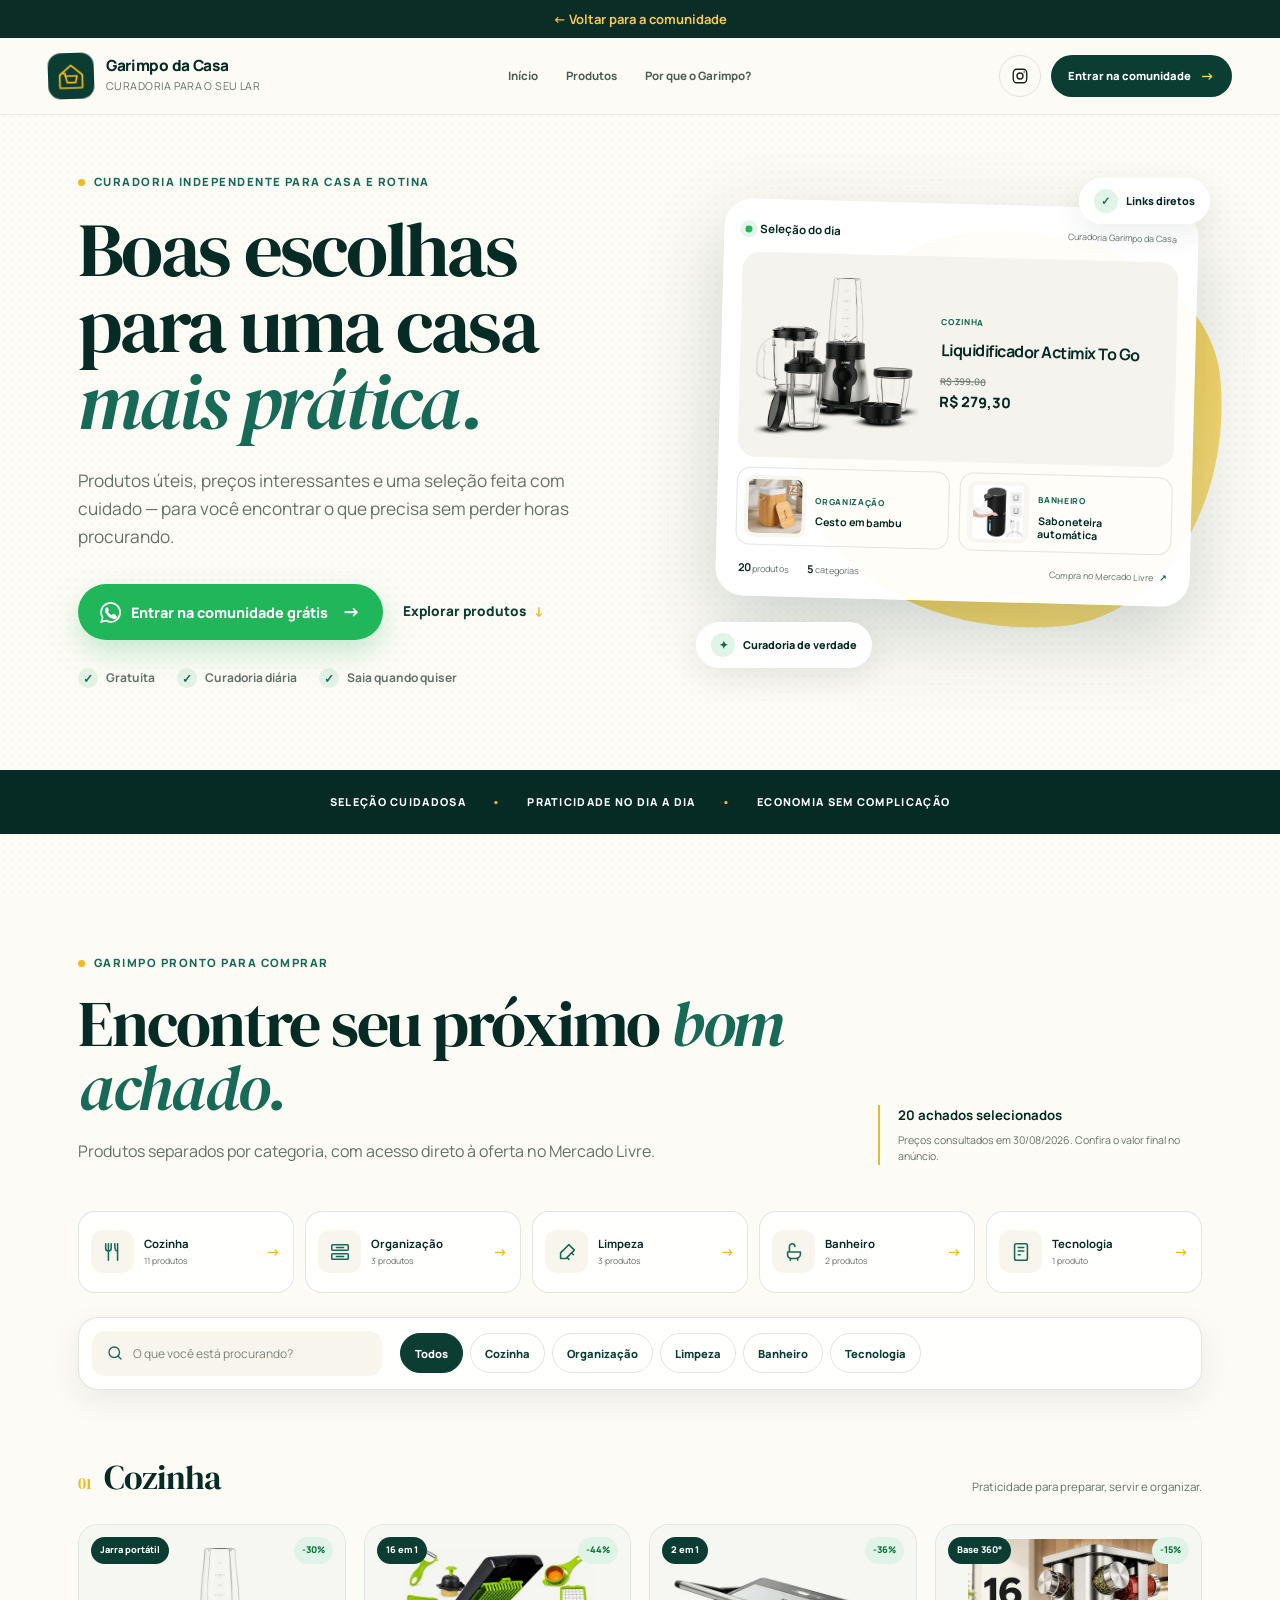
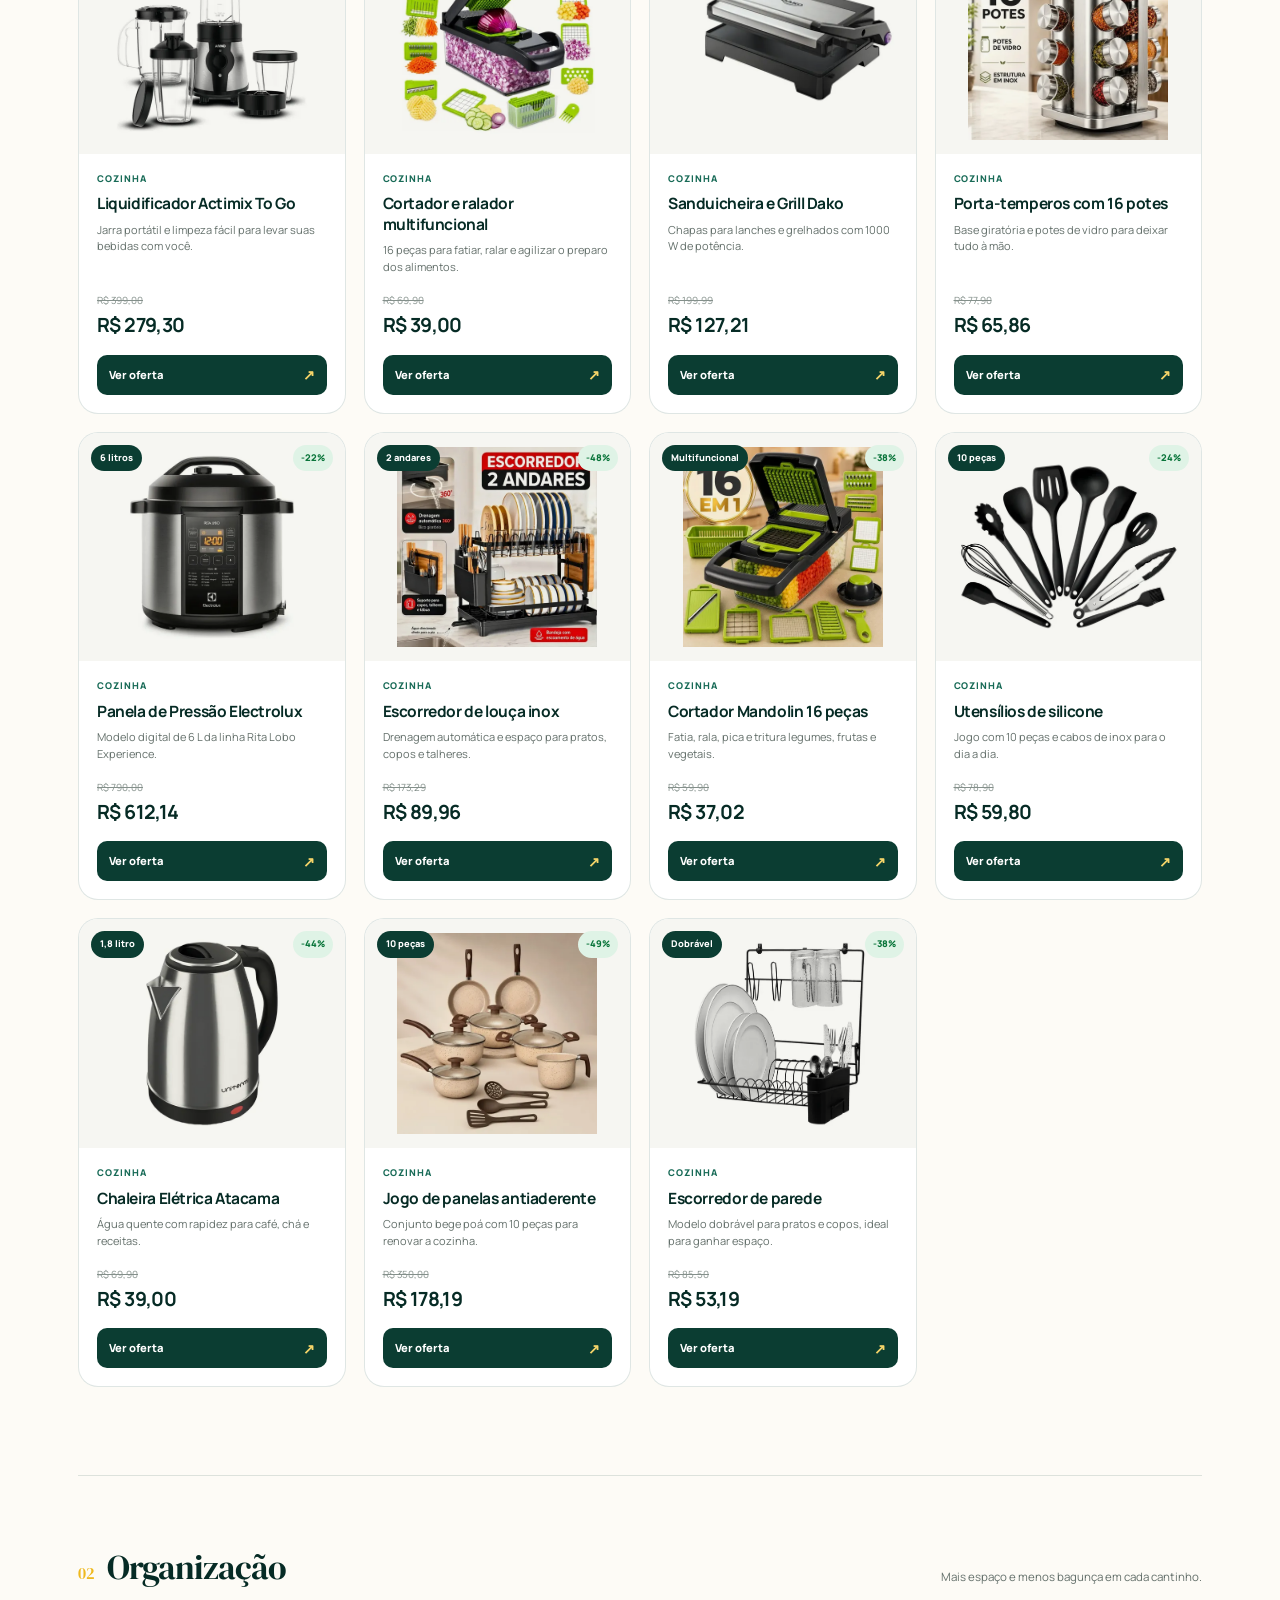
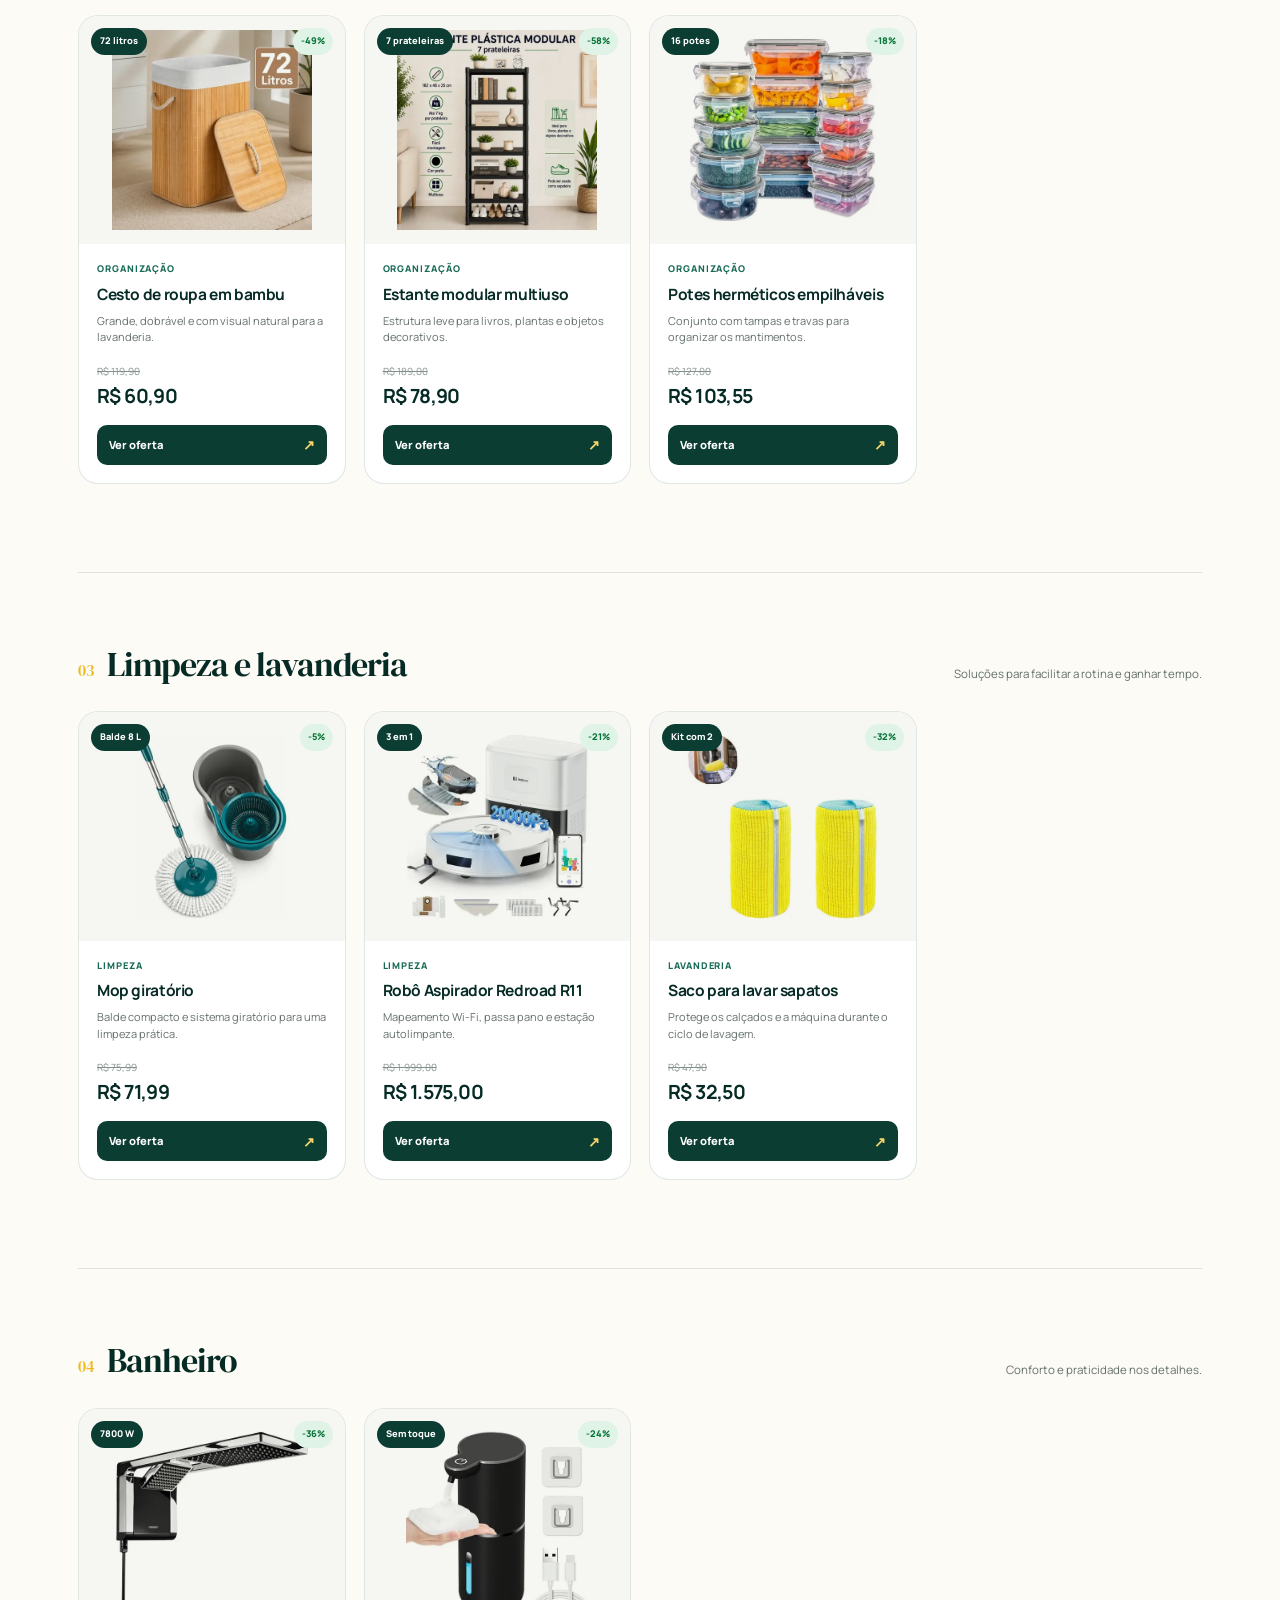
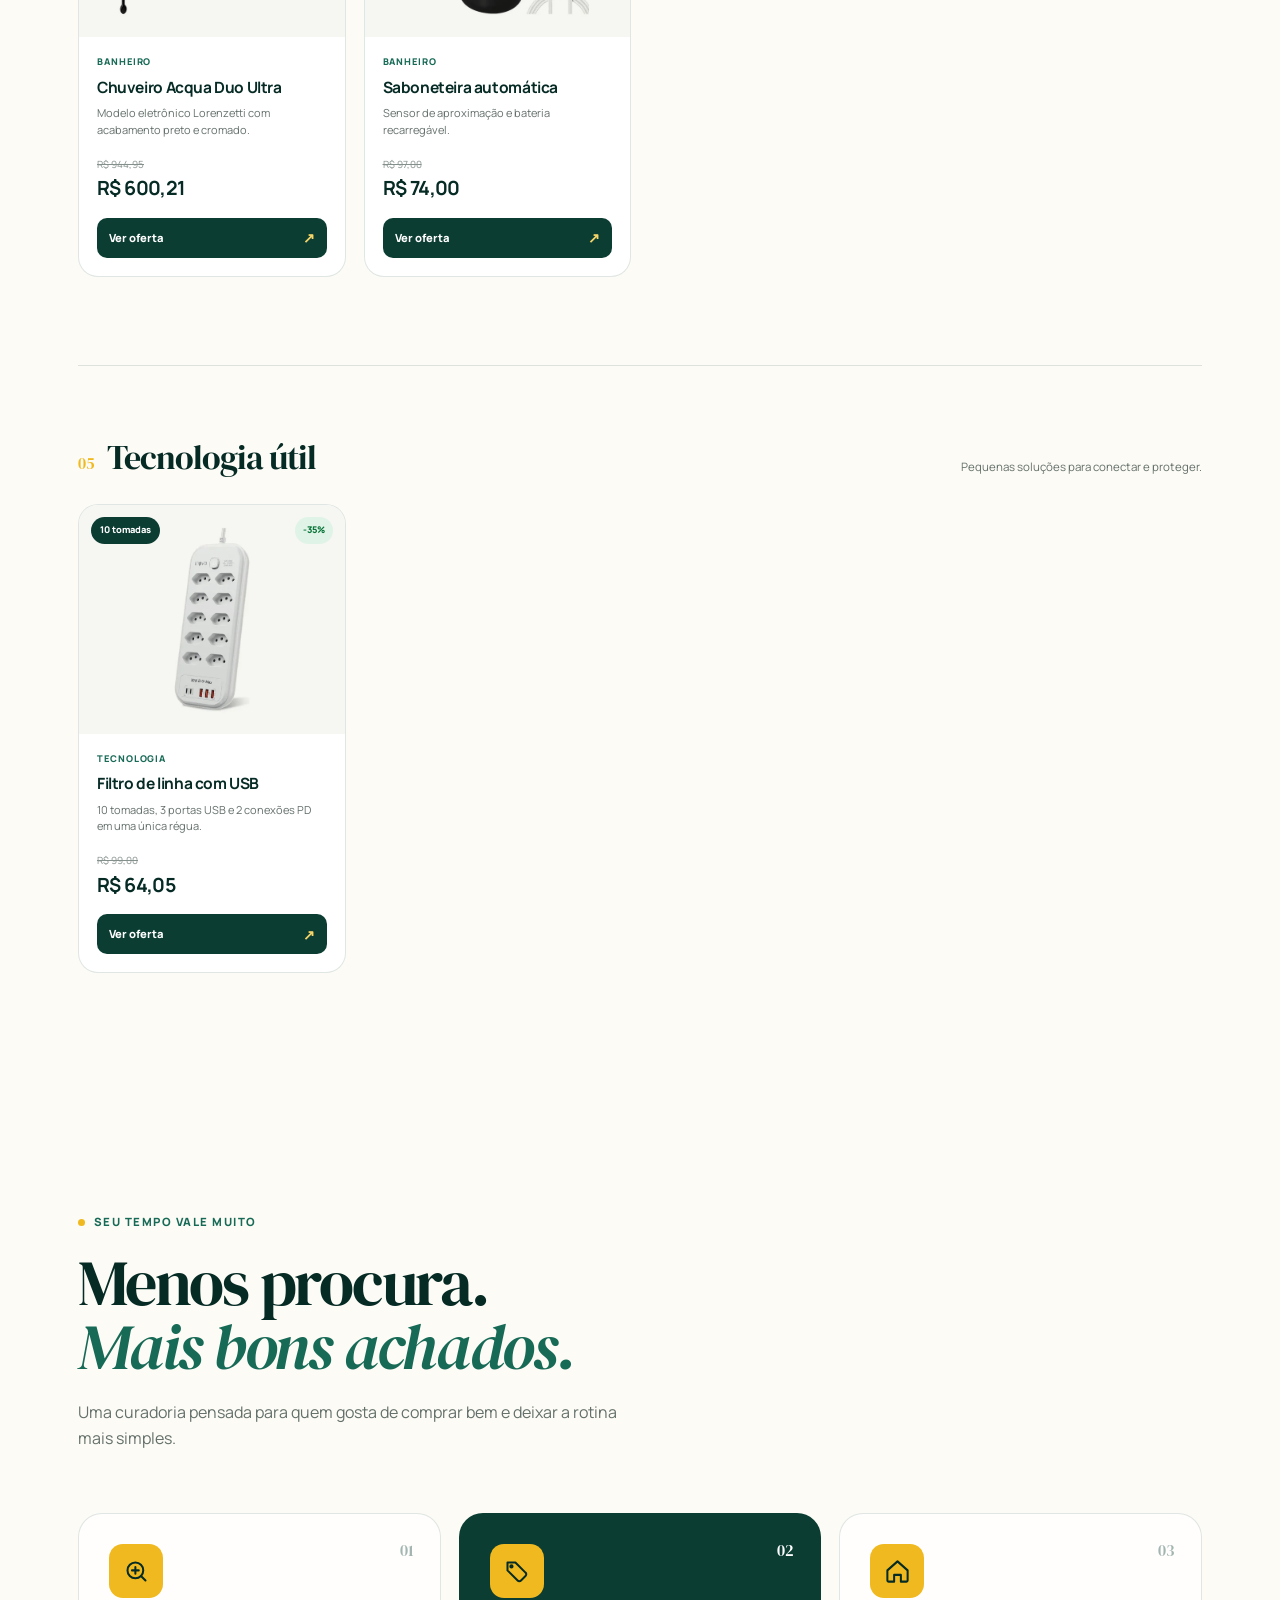
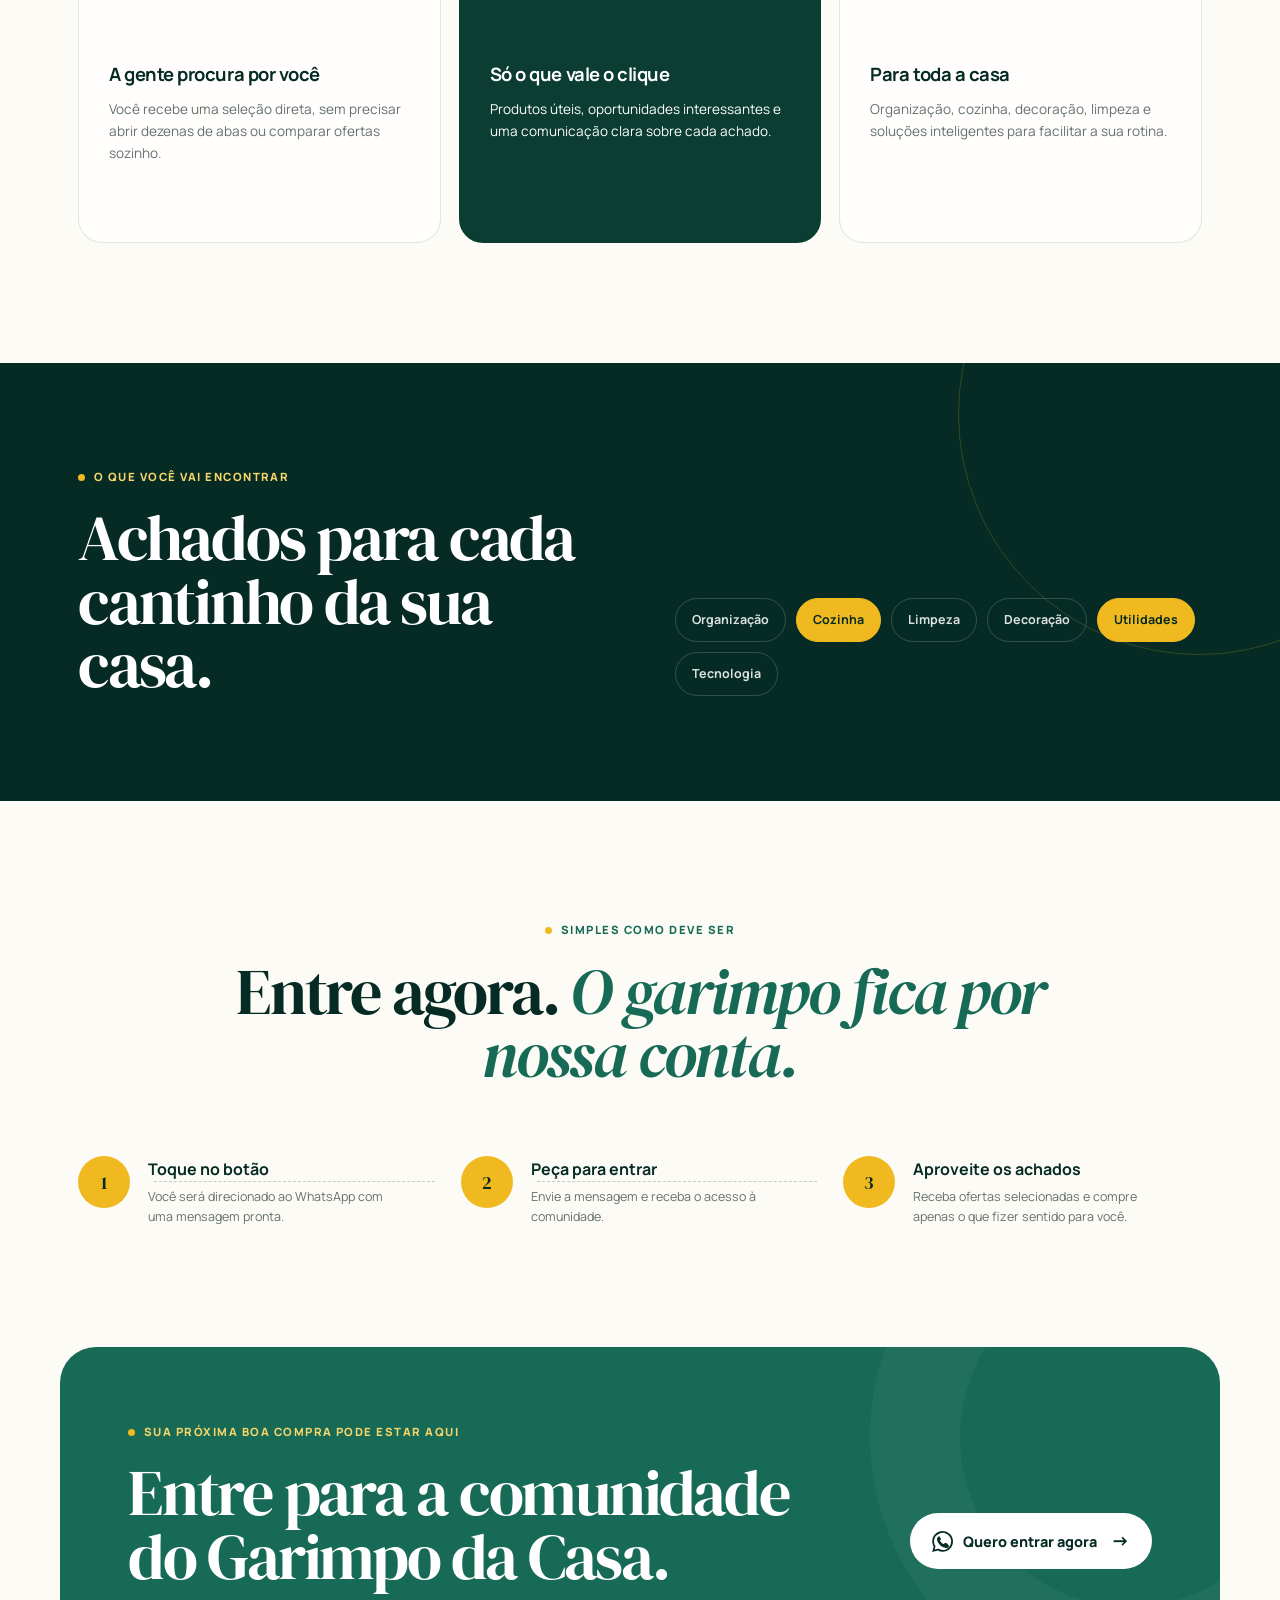
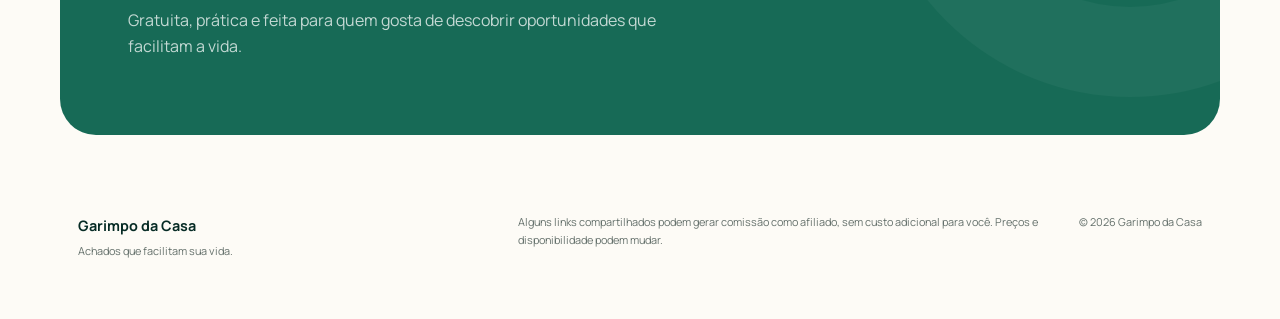
<file: produtos.html>
<!doctype html>
<html lang="pt-BR">
  <head>
    <meta charset="UTF-8" />
    <meta name="viewport" content="width=device-width, initial-scale=1" />
    <meta name="theme-color" content="#0b3d32" />

    <title>Produtos selecionados | Garimpo da Casa</title>
    <meta
      name="description"
      content="Veja os produtos selecionados pelo Garimpo da Casa e acesse as ofertas no Mercado Livre."
    />
    <meta name="robots" content="index, follow" />
    <link rel="canonical" href="https://lhlabs.github.io/Garimpo-da-Casa/produtos.html" />

    <meta property="og:type" content="website" />
    <meta property="og:locale" content="pt_BR" />
    <meta property="og:site_name" content="Garimpo da Casa" />
    <meta property="og:title" content="Garimpo da Casa | Achados que valem a pena" />
    <meta
      property="og:description"
      content="Economize tempo e descubra ofertas selecionadas para deixar sua casa mais prática, bonita e organizada."
    />
    <meta property="og:image" content="https://lhlabs.github.io/Garimpo-da-Casa/images/perfil2.jpg" />
    <meta property="og:url" content="https://lhlabs.github.io/Garimpo-da-Casa/produtos.html" />
    <meta name="twitter:card" content="summary_large_image" />

    <link rel="icon" type="image/jpeg" href="images/perfil2.jpg" />
    <link rel="preconnect" href="https://fonts.googleapis.com" />
    <link rel="preconnect" href="https://fonts.gstatic.com" crossorigin />
    <link
      href="https://fonts.googleapis.com/css2?family=DM+Serif+Display&family=Manrope:wght@400;500;600;700;800&display=swap"
      rel="stylesheet"
    />
    <link rel="stylesheet" href="style.css?v=20260915-1" />
  </head>

  <body><div style="background:#0c2c26;color:#fff;padding:10px 16px;text-align:center;font:700 13px Manrope,system-ui,sans-serif;position:relative;z-index:20"><a href="./" style="color:#f6c84c;text-decoration:none">← Voltar para a comunidade</a></div>
    <a class="skip-link" href="#conteudo">Pular para o conteúdo</a>

    <header class="site-header">
      <div class="header-inner">
        <a class="brand" href="#topo" aria-label="Garimpo da Casa — início">
          <span class="brand-mark" aria-hidden="true">
            <svg viewBox="0 0 48 48" role="img">
              <path d="M7 22.5 24 8l17 14.5V40a2 2 0 0 1-2 2H9a2 2 0 0 1-2-2V22.5Z" />
              <path d="M15 24h18l-2.2 10H18.2L15 20h-4" />
            </svg>
          </span>
          <span>
            <strong>Garimpo da Casa</strong>
            <small>Curadoria para o seu lar</small>
          </span>
        </a>

        <nav class="desktop-nav" aria-label="Navegação principal">
          <a href="./">Início</a>
          <a href="#produtos">Produtos</a>
          <a href="#vantagens">Por que o Garimpo?</a>
        </nav>

        <div class="header-actions">
          <a
            class="instagram-link"
            href="https://www.instagram.com/garimpo_da_casa_/"
            target="_blank"
            rel="noopener noreferrer"
            aria-label="Visitar o Garimpo da Casa no Instagram"
          >
            <svg viewBox="0 0 24 24" aria-hidden="true">
              <rect x="3" y="3" width="18" height="18" rx="5" />
              <circle cx="12" cy="12" r="4" />
              <circle class="fill" cx="17.5" cy="6.5" r="1" />
            </svg>
          </a>
          <a class="header-community js-whatsapp-link" href="https://chat.whatsapp.com/Dm7dQ9fmLK26oCGweuBvwB" target="_blank" rel="noopener noreferrer"><span class="desktop-label">Entrar na comunidade</span><span class="mobile-label">WhatsApp</span><b>→</b></a>
        </div>
      </div>
    </header>

    <main id="conteudo">
      <section class="hero" id="topo">
        <div class="hero-copy reveal">
          <p class="eyebrow"><span></span> Curadoria independente para casa e rotina</p>
          <h1>Boas escolhas para uma casa <em>mais prática.</em></h1>
          <p class="hero-text">
            Produtos úteis, preços interessantes e uma seleção feita com cuidado — para você encontrar o que precisa sem perder horas procurando.
          </p>

          <div class="hero-actions">
            <a
              class="button button-whatsapp js-whatsapp-link"
              href="https://chat.whatsapp.com/Dm7dQ9fmLK26oCGweuBvwB"
              target="_blank"
              rel="noopener noreferrer"
            >
              <svg viewBox="0 0 24 24" aria-hidden="true">
                <path d="M20.5 3.5A11.8 11.8 0 0 0 12.1 0C5.6 0 .3 5.3.3 11.8c0 2.1.5 4.1 1.6 5.9L.2 24l6.5-1.7a11.7 11.7 0 0 0 5.4 1.4h.1c6.5 0 11.8-5.3 11.8-11.8 0-3.2-1.2-6.1-3.5-8.4Zm-8.4 18.2c-1.7 0-3.4-.5-4.9-1.3l-.4-.2L3 21.2l1-3.7-.2-.4a9.8 9.8 0 1 1 8.3 4.6Zm5.4-7.3c-.3-.1-1.8-.9-2.1-1-.3-.1-.5-.1-.7.2l-.9 1.1c-.2.2-.3.2-.6.1-1.7-.8-2.8-1.5-3.9-3.4-.3-.5.3-.5.8-1.6.1-.2.1-.4 0-.6l-1-2.3c-.2-.6-.5-.5-.7-.5h-.6c-.2 0-.6.1-.9.4-.3.3-1.2 1.2-1.2 2.9s1.3 3.4 1.4 3.6c.2.2 2.5 3.8 6 5.3 2.2.9 3 .9 4.1.8.7-.1 1.8-.7 2-1.4.2-.7.2-1.3.2-1.4-.1-.1-.3-.2-.6-.4Z" />
              </svg>
              Entrar na comunidade grátis
              <span aria-hidden="true">→</span>
            </a>
            <a class="text-link" href="#produtos">Explorar produtos <span aria-hidden="true">↓</span></a>
          </div>

          <ul class="trust-list" aria-label="Vantagens rápidas">
            <li><span>✓</span> Gratuita</li>
            <li><span>✓</span> Curadoria diária</li>
            <li><span>✓</span> Saia quando quiser</li>
          </ul>
        </div>

        <div class="hero-visual reveal" aria-label="Seleção de produtos do Garimpo da Casa">
          <div class="showcase-panel">
            <div class="showcase-heading">
              <div><span></span><strong>Seleção do dia</strong></div>
              <small>Curadoria Garimpo da Casa</small>
            </div>
            <a class="showcase-featured" href="https://meli.la/2SdNdvr" target="_blank" rel="sponsored noopener noreferrer">
              <img src="images/products/liquidificador-actimix.webp" alt="Liquidificador Actimix To Go" />
              <div><span>COZINHA</span><strong>Liquidificador Actimix To Go</strong><p><s>R$ 399,00</s> R$ 279,30</p></div>
            </a>
            <div class="showcase-row">
              <a href="https://meli.la/1iaSVPk" target="_blank" rel="sponsored noopener noreferrer"><img src="images/products/cesto-bambu-72l.webp" alt="Cesto de roupa em bambu" /><span><small>ORGANIZAÇÃO</small><strong>Cesto em bambu</strong></span></a>
              <a href="https://meli.la/2AeHKoC" target="_blank" rel="sponsored noopener noreferrer"><img src="images/products/saboneteira-automatica.webp" alt="Saboneteira automática" /><span><small>BANHEIRO</small><strong>Saboneteira automática</strong></span></a>
            </div>
            <div class="showcase-footer"><span><strong>20</strong> produtos</span><span><strong>5</strong> categorias</span><span>Compra no Mercado Livre <b>↗</b></span></div>
          </div>
          <div class="floating-badge badge-top"><strong>✓</strong> Links diretos</div>
          <div class="floating-badge badge-bottom"><strong>✦</strong> Curadoria de verdade</div>
        </div>
      </section>

      <section class="value-strip" aria-label="Compromissos do Garimpo da Casa">
        <p>Seleção cuidadosa</p>
        <span aria-hidden="true">•</span>
        <p>Praticidade no dia a dia</p>
        <span aria-hidden="true">•</span>
        <p>Economia sem complicação</p>
      </section>

      <section class="section catalog-section" id="produtos">
        <div class="catalog-heading reveal">
          <div>
            <p class="eyebrow"><span></span> Garimpo pronto para comprar</p>
            <h2><span class="desktop-catalog-title">Encontre seu próximo <em>bom achado.</em></span><span class="mobile-catalog-title">Compre por <em>categoria.</em></span></h2>
            <p>Produtos separados por categoria, com acesso direto à oferta no Mercado Livre.</p>
          </div>
          <div class="catalog-status">
            <strong><span id="product-count">20</span> achados selecionados</strong>
            <span>Preços consultados em 30/08/2026. Confira o valor final no anúncio.</span>
          </div>
        </div>

        <div class="category-showcase reveal" aria-label="Comprar por categoria">
          <button class="category-tile" type="button" data-filter="cozinha" aria-pressed="false">
            <span class="category-icon"><svg viewBox="0 0 24 24" aria-hidden="true"><path d="M7 3v8M4 3v5a3 3 0 0 0 6 0V3M7 11v10M17 3v18M14 3c0 5 0 8 3 8" /></svg></span>
            <span><strong>Cozinha</strong><small>11 produtos</small></span><b>→</b>
          </button>
          <button class="category-tile" type="button" data-filter="organizacao" aria-pressed="false">
            <span class="category-icon"><svg viewBox="0 0 24 24" aria-hidden="true"><rect x="3" y="4" width="18" height="6" rx="1" /><rect x="3" y="14" width="18" height="6" rx="1" /><path d="M8 7h8M8 17h8" /></svg></span>
            <span><strong>Organização</strong><small>3 produtos</small></span><b>→</b>
          </button>
          <button class="category-tile" type="button" data-filter="limpeza" aria-pressed="false">
            <span class="category-icon"><svg viewBox="0 0 24 24" aria-hidden="true"><path d="m14 4 6 6-9 9H5v-6l9-9Z" /><path d="m12 18 2 2M17 13l2 2" /></svg></span>
            <span><strong>Limpeza</strong><small>3 produtos</small></span><b>→</b>
          </button>
          <button class="category-tile" type="button" data-filter="banheiro" aria-pressed="false">
            <span class="category-icon"><svg viewBox="0 0 24 24" aria-hidden="true"><path d="M5 12h14v2a5 5 0 0 1-5 5H9a4 4 0 0 1-4-4v-3ZM7 12V6a3 3 0 0 1 6 0" /><path d="M8 19v2M16 19v2" /></svg></span>
            <span><strong>Banheiro</strong><small>2 produtos</small></span><b>→</b>
          </button>
          <button class="category-tile" type="button" data-filter="tecnologia" aria-pressed="false">
            <span class="category-icon"><svg viewBox="0 0 24 24" aria-hidden="true"><rect x="5" y="3" width="14" height="18" rx="2" /><path d="M9 7h6M9 11h6M9 15h2" /></svg></span>
            <span><strong>Tecnologia</strong><small>1 produto</small></span><b>→</b>
          </button>
        </div>

        <div class="catalog-controls reveal" aria-label="Filtros do catálogo">
          <label class="product-search">
            <span class="sr-only">Buscar produto</span>
            <svg viewBox="0 0 24 24" aria-hidden="true"><circle cx="11" cy="11" r="7" /><path d="m20 20-4-4" /></svg>
            <input id="product-search" type="search" placeholder="O que você está procurando?" autocomplete="off" />
          </label>
          <div class="filter-list" role="group" aria-label="Filtrar por categoria">
            <button class="filter-button active" type="button" data-filter="all" aria-pressed="true">Todos</button>
            <button class="filter-button" type="button" data-filter="cozinha" aria-pressed="false">Cozinha</button>
            <button class="filter-button" type="button" data-filter="organizacao" aria-pressed="false">Organização</button>
            <button class="filter-button" type="button" data-filter="limpeza" aria-pressed="false">Limpeza</button>
            <button class="filter-button" type="button" data-filter="banheiro" aria-pressed="false">Banheiro</button>
            <button class="filter-button" type="button" data-filter="tecnologia" aria-pressed="false">Tecnologia</button>
          </div>
        </div>

        <div class="catalog-groups">
          <section class="product-group" data-group="cozinha" aria-labelledby="category-cozinha">
            <div class="group-heading reveal">
              <div><span>01</span><h3 id="category-cozinha">Cozinha</h3></div>
              <p>Praticidade para preparar, servir e organizar.</p>
            </div>
            <div class="product-grid">
              <article class="product-card reveal" data-category="cozinha" data-discount="-30%" data-search="liquidificador actimix jarra portatil cozinha">
                <a class="product-image" href="https://meli.la/2SdNdvr" target="_blank" rel="sponsored noopener noreferrer" aria-label="Ver Liquidificador Actimix no Mercado Livre">
                  <img src="images/products/liquidificador-actimix.webp" alt="Liquidificador Actimix preto com jarra portátil" />
                  <span class="product-badge">Jarra portátil</span>
                </a>
                <div class="product-content"><span class="product-category">Cozinha</span><h4>Liquidificador Actimix To Go</h4><p>Jarra portátil e limpeza fácil para levar suas bebidas com você.</p><div class="product-price"><s>R$ 399,00</s><strong>R$ 279,30</strong></div><a class="product-cta" href="https://meli.la/2SdNdvr" target="_blank" rel="sponsored noopener noreferrer">Ver oferta <span>↗</span></a></div>
              </article>

              <article class="product-card reveal" data-category="cozinha" data-discount="-44%" data-search="cortador fatiador ralador legumes 16 em 1 cozinha">
                <a class="product-image" href="https://meli.la/1f6BzgL" target="_blank" rel="sponsored noopener noreferrer" aria-label="Ver Cortador 16 em 1 no Mercado Livre">
                  <img src="images/products/cortador-16-em-1.webp" alt="Cortador e ralador multifuncional com 16 peças" />
                  <span class="product-badge">16 em 1</span>
                </a>
                <div class="product-content"><span class="product-category">Cozinha</span><h4>Cortador e ralador multifuncional</h4><p>16 peças para fatiar, ralar e agilizar o preparo dos alimentos.</p><div class="product-price"><s>R$ 69,90</s><strong>R$ 39,00</strong></div><a class="product-cta" href="https://meli.la/1f6BzgL" target="_blank" rel="sponsored noopener noreferrer">Ver oferta <span>↗</span></a></div>
              </article>

              <article class="product-card reveal" data-category="cozinha" data-discount="-36%" data-search="sanduicheira grill dako 2 em 1 inox cozinha">
                <a class="product-image" href="https://meli.la/1wXFG1E" target="_blank" rel="sponsored noopener noreferrer" aria-label="Ver Sanduicheira Dako no Mercado Livre">
                  <img src="images/products/sanduicheira-dako.webp" alt="Sanduicheira e grill Dako em inox" loading="lazy" />
                  <span class="product-badge">2 em 1</span>
                </a>
                <div class="product-content"><span class="product-category">Cozinha</span><h4>Sanduicheira e Grill Dako</h4><p>Chapas para lanches e grelhados com 1000 W de potência.</p><div class="product-price"><s>R$ 199,99</s><strong>R$ 127,21</strong></div><a class="product-cta" href="https://meli.la/1wXFG1E" target="_blank" rel="sponsored noopener noreferrer">Ver oferta <span>↗</span></a></div>
              </article>

              <article class="product-card reveal" data-category="cozinha" data-discount="-15%" data-search="porta temperos condimentos inox 16 potes vidro giratorio cozinha organizacao">
                <a class="product-image" href="https://meli.la/2V92q2a" target="_blank" rel="sponsored noopener noreferrer" aria-label="Ver Porta-temperos no Mercado Livre">
                  <img src="images/products/porta-temperos-16.webp" alt="Porta-temperos giratório com 16 potes de vidro" loading="lazy" />
                  <span class="product-badge">Base 360°</span>
                </a>
                <div class="product-content"><span class="product-category">Cozinha</span><h4>Porta-temperos com 16 potes</h4><p>Base giratória e potes de vidro para deixar tudo à mão.</p><div class="product-price"><s>R$ 77,90</s><strong>R$ 65,86</strong></div><a class="product-cta" href="https://meli.la/2V92q2a" target="_blank" rel="sponsored noopener noreferrer">Ver oferta <span>↗</span></a></div>
              </article>

              <article class="product-card reveal" data-category="cozinha" data-discount="-22%" data-search="panela pressao eletrica electrolux rita lobo 6l digital cozinha">
                <a class="product-image" href="https://meli.la/2KF4RCy" target="_blank" rel="sponsored noopener noreferrer" aria-label="Ver Panela de Pressão Electrolux no Mercado Livre">
                  <img src="images/products/panela-pressao-electrolux.webp" alt="Panela de pressão elétrica Electrolux preta de 6 litros" loading="lazy" />
                  <span class="product-badge">6 litros</span>
                </a>
                <div class="product-content"><span class="product-category">Cozinha</span><h4>Panela de Pressão Electrolux</h4><p>Modelo digital de 6 L da linha Rita Lobo Experience.</p><div class="product-price"><s>R$ 790,00</s><strong>R$ 612,14</strong></div><a class="product-cta" href="https://meli.la/2KF4RCy" target="_blank" rel="sponsored noopener noreferrer">Ver oferta <span>↗</span></a></div>
              </article>

              <article class="product-card reveal" data-category="cozinha" data-discount="-48%" data-search="escorredor louca inox 2 andares pia pratos talheres cozinha">
                <a class="product-image" href="https://meli.la/1WhNe43" target="_blank" rel="sponsored noopener noreferrer" aria-label="Ver Escorredor de Louça no Mercado Livre">
                  <img src="images/products/escorredor-inox-2.webp" alt="Escorredor de louça inox com dois andares" loading="lazy" />
                  <span class="product-badge">2 andares</span>
                </a>
                <div class="product-content"><span class="product-category">Cozinha</span><h4>Escorredor de louça inox</h4><p>Drenagem automática e espaço para pratos, copos e talheres.</p><div class="product-price"><s>R$ 173,29</s><strong>R$ 89,96</strong></div><a class="product-cta" href="https://meli.la/1WhNe43" target="_blank" rel="sponsored noopener noreferrer">Ver oferta <span>↗</span></a></div>
              </article>

              <article class="product-card reveal" data-category="cozinha" data-discount="-38%" data-search="cortador mandolin legumes frutas vegetais 16 pecas cozinha">
                <a class="product-image" href="https://meli.la/2EowJwe" target="_blank" rel="sponsored noopener noreferrer" aria-label="Ver Cortador Mandolin no Mercado Livre">
                  <img src="images/products/cortador-mandolin.webp" alt="Cortador manual tipo mandolin com acessórios" loading="lazy" />
                  <span class="product-badge">Multifuncional</span>
                </a>
                <div class="product-content"><span class="product-category">Cozinha</span><h4>Cortador Mandolin 16 peças</h4><p>Fatia, rala, pica e tritura legumes, frutas e vegetais.</p><div class="product-price"><s>R$ 59,90</s><strong>R$ 37,02</strong></div><a class="product-cta" href="https://meli.la/2EowJwe" target="_blank" rel="sponsored noopener noreferrer">Ver oferta <span>↗</span></a></div>
              </article>

              <article class="product-card reveal" data-category="cozinha" data-discount="-24%" data-search="jogo colheres silicone cabo inox utensilios cozinha preto">
                <a class="product-image" href="https://meli.la/2ojTvc2" target="_blank" rel="sponsored noopener noreferrer" aria-label="Ver Utensílios de Silicone no Mercado Livre">
                  <img src="images/products/utensilios-silicone.webp" alt="Jogo de utensílios de silicone preto com cabo inox" loading="lazy" />
                  <span class="product-badge">10 peças</span>
                </a>
                <div class="product-content"><span class="product-category">Cozinha</span><h4>Utensílios de silicone</h4><p>Jogo com 10 peças e cabos de inox para o dia a dia.</p><div class="product-price"><s>R$ 78,90</s><strong>R$ 59,80</strong></div><a class="product-cta" href="https://meli.la/2ojTvc2" target="_blank" rel="sponsored noopener noreferrer">Ver oferta <span>↗</span></a></div>
              </article>

              <article class="product-card reveal" data-category="cozinha" data-discount="-44%" data-search="chaleira eletrica atacama 1.8l unitermi cozinha">
                <a class="product-image" href="https://meli.la/22mGNQY" target="_blank" rel="sponsored noopener noreferrer" aria-label="Ver Chaleira Elétrica no Mercado Livre">
                  <img src="images/products/chaleira-atacama.webp" alt="Chaleira elétrica Atacama de 1,8 litro" loading="lazy" />
                  <span class="product-badge">1,8 litro</span>
                </a>
                <div class="product-content"><span class="product-category">Cozinha</span><h4>Chaleira Elétrica Atacama</h4><p>Água quente com rapidez para café, chá e receitas.</p><div class="product-price"><s>R$ 69,90</s><strong>R$ 39,00</strong></div><a class="product-cta" href="https://meli.la/22mGNQY" target="_blank" rel="sponsored noopener noreferrer">Ver oferta <span>↗</span></a></div>
              </article>

              <article class="product-card reveal" data-category="cozinha" data-discount="-49%" data-search="jogo panelas antiaderente 10 pecas bege poa cozinha">
                <a class="product-image" href="https://meli.la/19H1kqo" target="_blank" rel="sponsored noopener noreferrer" aria-label="Ver Jogo de Panelas no Mercado Livre">
                  <img src="images/products/jogo-panelas-10.webp" alt="Jogo de panelas antiaderente bege com dez peças" loading="lazy" />
                  <span class="product-badge">10 peças</span>
                </a>
                <div class="product-content"><span class="product-category">Cozinha</span><h4>Jogo de panelas antiaderente</h4><p>Conjunto bege poá com 10 peças para renovar a cozinha.</p><div class="product-price"><s>R$ 350,00</s><strong>R$ 178,19</strong></div><a class="product-cta" href="https://meli.la/19H1kqo" target="_blank" rel="sponsored noopener noreferrer">Ver oferta <span>↗</span></a></div>
              </article>

              <article class="product-card reveal" data-category="cozinha" data-discount="-38%" data-search="escorredor pratos copos parede dobravel cook home arthi cozinha">
                <a class="product-image" href="https://meli.la/1BHTBhF" target="_blank" rel="sponsored noopener noreferrer" aria-label="Ver Escorredor Dobrável no Mercado Livre">
                  <img src="images/products/escorredor-parede.webp" alt="Escorredor preto dobrável fixado na parede" loading="lazy" />
                  <span class="product-badge">Dobrável</span>
                </a>
                <div class="product-content"><span class="product-category">Cozinha</span><h4>Escorredor de parede</h4><p>Modelo dobrável para pratos e copos, ideal para ganhar espaço.</p><div class="product-price"><s>R$ 85,50</s><strong>R$ 53,19</strong></div><a class="product-cta" href="https://meli.la/1BHTBhF" target="_blank" rel="sponsored noopener noreferrer">Ver oferta <span>↗</span></a></div>
              </article>
            </div>
          </section>

          <section class="product-group" data-group="organizacao" aria-labelledby="category-organizacao">
            <div class="group-heading reveal"><div><span>02</span><h3 id="category-organizacao">Organização</h3></div><p>Mais espaço e menos bagunça em cada cantinho.</p></div>
            <div class="product-grid">
              <article class="product-card reveal" data-category="organizacao" data-discount="-49%" data-search="cesto roupa suja bambu 72 litros dobravel lavanderia organizacao">
                <a class="product-image" href="https://meli.la/1iaSVPk" target="_blank" rel="sponsored noopener noreferrer" aria-label="Ver Cesto de Bambu no Mercado Livre"><img src="images/products/cesto-bambu-72l.webp" alt="Cesto organizador de roupa em bambu" loading="lazy" /><span class="product-badge">72 litros</span></a>
                <div class="product-content"><span class="product-category">Organização</span><h4>Cesto de roupa em bambu</h4><p>Grande, dobrável e com visual natural para a lavanderia.</p><div class="product-price"><s>R$ 119,90</s><strong>R$ 60,90</strong></div><a class="product-cta" href="https://meli.la/1iaSVPk" target="_blank" rel="sponsored noopener noreferrer">Ver oferta <span>↗</span></a></div>
              </article>
              <article class="product-card reveal" data-category="organizacao" data-discount="-58%" data-search="estante plastica modular 7 prateleiras livros plantas organizacao casa">
                <a class="product-image" href="https://meli.la/2pxAqwe" target="_blank" rel="sponsored noopener noreferrer" aria-label="Ver Estante Modular no Mercado Livre"><img src="images/products/estante-modular.webp" alt="Estante plástica modular preta com sete prateleiras" loading="lazy" /><span class="product-badge">7 prateleiras</span></a>
                <div class="product-content"><span class="product-category">Organização</span><h4>Estante modular multiuso</h4><p>Estrutura leve para livros, plantas e objetos decorativos.</p><div class="product-price"><s>R$ 189,00</s><strong>R$ 78,90</strong></div><a class="product-cta" href="https://meli.la/2pxAqwe" target="_blank" rel="sponsored noopener noreferrer">Ver oferta <span>↗</span></a></div>
              </article>
              <article class="product-card reveal" data-category="organizacao" data-discount="-18%" data-search="conjunto potes hermeticos 16 empilhavel cozinha organizacao">
                <a class="product-image" href="https://meli.la/22yfibm" target="_blank" rel="sponsored noopener noreferrer" aria-label="Ver Potes Herméticos no Mercado Livre"><img src="images/products/potes-hermeticos-16.webp" alt="Conjunto transparente com dezesseis potes herméticos" loading="lazy" /><span class="product-badge">16 potes</span></a>
                <div class="product-content"><span class="product-category">Organização</span><h4>Potes herméticos empilháveis</h4><p>Conjunto com tampas e travas para organizar os mantimentos.</p><div class="product-price"><s>R$ 127,00</s><strong>R$ 103,55</strong></div><a class="product-cta" href="https://meli.la/22yfibm" target="_blank" rel="sponsored noopener noreferrer">Ver oferta <span>↗</span></a></div>
              </article>
            </div>
          </section>

          <section class="product-group" data-group="limpeza" aria-labelledby="category-limpeza">
            <div class="group-heading reveal"><div><span>03</span><h3 id="category-limpeza">Limpeza e lavanderia</h3></div><p>Soluções para facilitar a rotina e ganhar tempo.</p></div>
            <div class="product-grid">
              <article class="product-card reveal" data-category="limpeza" data-discount="-5%" data-search="mop giratorio balde 8 litros limpeza casa">
                <a class="product-image" href="https://meli.la/2Fz9NgZ" target="_blank" rel="sponsored noopener noreferrer" aria-label="Ver Mop Giratório no Mercado Livre"><img src="images/products/mop-giratorio.webp" alt="Mop giratório com balde" loading="lazy" /><span class="product-badge">Balde 8 L</span></a>
                <div class="product-content"><span class="product-category">Limpeza</span><h4>Mop giratório</h4><p>Balde compacto e sistema giratório para uma limpeza prática.</p><div class="product-price"><s>R$ 75,99</s><strong>R$ 71,99</strong></div><a class="product-cta" href="https://meli.la/2Fz9NgZ" target="_blank" rel="sponsored noopener noreferrer">Ver oferta <span>↗</span></a></div>
              </article>
              <article class="product-card reveal" data-category="limpeza" data-discount="-21%" data-search="robo aspirador passa pano redroad r11 wifi mapeamento autolimpante limpeza tecnologia">
                <a class="product-image" href="https://meli.la/18UBNBB" target="_blank" rel="sponsored noopener noreferrer" aria-label="Ver Robô Aspirador no Mercado Livre"><img src="images/products/robo-aspirador-redroad.webp" alt="Robô aspirador Redroad com estação autolimpante" loading="lazy" /><span class="product-badge">3 em 1</span></a>
                <div class="product-content"><span class="product-category">Limpeza</span><h4>Robô Aspirador Redroad R11</h4><p>Mapeamento Wi-Fi, passa pano e estação autolimpante.</p><div class="product-price"><s>R$ 1.999,00</s><strong>R$ 1.575,00</strong></div><a class="product-cta" href="https://meli.la/18UBNBB" target="_blank" rel="sponsored noopener noreferrer">Ver oferta <span>↗</span></a></div>
              </article>
              <article class="product-card reveal" data-category="limpeza" data-discount="-32%" data-search="kit saco lavar sapatos maquina lavar lavanderia limpeza">
                <a class="product-image" href="https://meli.la/2PMxFjE" target="_blank" rel="sponsored noopener noreferrer" aria-label="Ver Saco para Lavar Sapatos no Mercado Livre"><img src="images/products/kit-saco-sapatos.webp" alt="Kit de sacos protetores para lavar sapatos" loading="lazy" /><span class="product-badge">Kit com 2</span></a>
                <div class="product-content"><span class="product-category">Lavanderia</span><h4>Saco para lavar sapatos</h4><p>Protege os calçados e a máquina durante o ciclo de lavagem.</p><div class="product-price"><s>R$ 47,90</s><strong>R$ 32,50</strong></div><a class="product-cta" href="https://meli.la/2PMxFjE" target="_blank" rel="sponsored noopener noreferrer">Ver oferta <span>↗</span></a></div>
              </article>
            </div>
          </section>

          <section class="product-group" data-group="banheiro" aria-labelledby="category-banheiro">
            <div class="group-heading reveal"><div><span>04</span><h3 id="category-banheiro">Banheiro</h3></div><p>Conforto e praticidade nos detalhes.</p></div>
            <div class="product-grid">
              <article class="product-card reveal" data-category="banheiro" data-discount="-36%" data-search="chuveiro eletronico lorenzetti acqua duo ultra preto cromado banheiro">
                <a class="product-image" href="https://meli.la/27upReH" target="_blank" rel="sponsored noopener noreferrer" aria-label="Ver Chuveiro Lorenzetti no Mercado Livre"><img src="images/products/chuveiro-acqua-duo.webp" alt="Chuveiro Lorenzetti Acqua Duo preto e cromado" loading="lazy" /><span class="product-badge">7800 W</span></a>
                <div class="product-content"><span class="product-category">Banheiro</span><h4>Chuveiro Acqua Duo Ultra</h4><p>Modelo eletrônico Lorenzetti com acabamento preto e cromado.</p><div class="product-price"><s>R$ 944,95</s><strong>R$ 600,21</strong></div><a class="product-cta" href="https://meli.la/27upReH" target="_blank" rel="sponsored noopener noreferrer">Ver oferta <span>↗</span></a></div>
              </article>
              <article class="product-card reveal" data-category="banheiro" data-discount="-24%" data-search="saboneteira automatica sensor sem toque recarregavel banheiro">
                <a class="product-image" href="https://meli.la/2AeHKoC" target="_blank" rel="sponsored noopener noreferrer" aria-label="Ver Saboneteira Automática no Mercado Livre"><img src="images/products/saboneteira-automatica.webp" alt="Saboneteira automática preta com sensor" loading="lazy" /><span class="product-badge">Sem toque</span></a>
                <div class="product-content"><span class="product-category">Banheiro</span><h4>Saboneteira automática</h4><p>Sensor de aproximação e bateria recarregável.</p><div class="product-price"><s>R$ 97,00</s><strong>R$ 74,00</strong></div><a class="product-cta" href="https://meli.la/2AeHKoC" target="_blank" rel="sponsored noopener noreferrer">Ver oferta <span>↗</span></a></div>
              </article>
            </div>
          </section>

          <section class="product-group" data-group="tecnologia" aria-labelledby="category-tecnologia">
            <div class="group-heading reveal"><div><span>05</span><h3 id="category-tecnologia">Tecnologia útil</h3></div><p>Pequenas soluções para conectar e proteger.</p></div>
            <div class="product-grid">
              <article class="product-card reveal" data-category="tecnologia" data-discount="-35%" data-search="filtro linha regua extensao 10 tomadas usb pd branco tecnologia">
                <a class="product-image" href="https://meli.la/2qDRQ3n" target="_blank" rel="sponsored noopener noreferrer" aria-label="Ver Filtro de Linha no Mercado Livre"><img src="images/products/filtro-linha-usb.webp" alt="Filtro de linha branco com tomadas e portas USB" loading="lazy" /><span class="product-badge">10 tomadas</span></a>
                <div class="product-content"><span class="product-category">Tecnologia</span><h4>Filtro de linha com USB</h4><p>10 tomadas, 3 portas USB e 2 conexões PD em uma única régua.</p><div class="product-price"><s>R$ 99,00</s><strong>R$ 64,05</strong></div><a class="product-cta" href="https://meli.la/2qDRQ3n" target="_blank" rel="sponsored noopener noreferrer">Ver oferta <span>↗</span></a></div>
              </article>
            </div>
          </section>

          <p class="no-results" id="no-results" hidden>Nenhum produto encontrado. Tente buscar por outro termo ou categoria.</p>
        </div>
      </section>

      <section class="section benefits" id="vantagens">
        <div class="section-heading reveal">
          <p class="eyebrow"><span></span> Seu tempo vale muito</p>
          <h2>Menos procura.<br /><em>Mais bons achados.</em></h2>
          <p>Uma curadoria pensada para quem gosta de comprar bem e deixar a rotina mais simples.</p>
        </div>

        <div class="benefit-grid">
          <article class="benefit-card reveal">
            <span class="card-number">01</span>
            <div class="icon-box" aria-hidden="true">
              <svg viewBox="0 0 24 24"><circle cx="11" cy="11" r="7" /><path d="m20 20-4-4M11 8v6M8 11h6" /></svg>
            </div>
            <h3>A gente procura por você</h3>
            <p>Você recebe uma seleção direta, sem precisar abrir dezenas de abas ou comparar ofertas sozinho.</p>
          </article>

          <article class="benefit-card featured reveal">
            <span class="card-number">02</span>
            <div class="icon-box" aria-hidden="true">
              <svg viewBox="0 0 24 24"><path d="M20 13 11 4H4v7l9 9a2 2 0 0 0 3 0l4-4a2 2 0 0 0 0-3Z" /><circle cx="7.5" cy="7.5" r="1" /></svg>
            </div>
            <h3>Só o que vale o clique</h3>
            <p>Produtos úteis, oportunidades interessantes e uma comunicação clara sobre cada achado.</p>
          </article>

          <article class="benefit-card reveal">
            <span class="card-number">03</span>
            <div class="icon-box" aria-hidden="true">
              <svg viewBox="0 0 24 24"><path d="M3 11 12 3l9 8v9a1 1 0 0 1-1 1h-5v-6H9v6H4a1 1 0 0 1-1-1v-9Z" /></svg>
            </div>
            <h3>Para toda a casa</h3>
            <p>Organização, cozinha, decoração, limpeza e soluções inteligentes para facilitar a sua rotina.</p>
          </article>
        </div>
      </section>

      <section class="categories-section">
        <div class="categories-inner reveal">
          <div>
            <p class="eyebrow light"><span></span> O que você vai encontrar</p>
            <h2>Achados para cada cantinho da sua casa.</h2>
          </div>
          <div class="category-list" aria-label="Categorias de achados">
            <span>Organização</span>
            <span>Cozinha</span>
            <span>Limpeza</span>
            <span>Decoração</span>
            <span>Utilidades</span>
            <span>Tecnologia</span>
          </div>
        </div>
      </section>

      <section class="section how-it-works">
        <div class="section-heading centered reveal">
          <p class="eyebrow"><span></span> Simples como deve ser</p>
          <h2>Entre agora. <em>O garimpo fica por nossa conta.</em></h2>
        </div>

        <ol class="steps">
          <li class="reveal">
            <span>1</span>
            <div>
              <h3>Toque no botão</h3>
              <p>Você será direcionado ao WhatsApp com uma mensagem pronta.</p>
            </div>
          </li>
          <li class="reveal">
            <span>2</span>
            <div>
              <h3>Peça para entrar</h3>
              <p>Envie a mensagem e receba o acesso à comunidade.</p>
            </div>
          </li>
          <li class="reveal">
            <span>3</span>
            <div>
              <h3>Aproveite os achados</h3>
              <p>Receba ofertas selecionadas e compre apenas o que fizer sentido para você.</p>
            </div>
          </li>
        </ol>
      </section>

      <section class="final-cta reveal">
        <div class="final-cta-copy">
          <p class="eyebrow light"><span></span> Sua próxima boa compra pode estar aqui</p>
          <h2>Entre para a comunidade do Garimpo da Casa.</h2>
          <p>Gratuita, prática e feita para quem gosta de descobrir oportunidades que facilitam a vida.</p>
        </div>
        <a
          class="button button-light js-whatsapp-link"
          href="https://chat.whatsapp.com/Dm7dQ9fmLK26oCGweuBvwB"
          target="_blank"
          rel="noopener noreferrer"
        >
          <svg viewBox="0 0 24 24" aria-hidden="true">
            <path d="M20.5 3.5A11.8 11.8 0 0 0 12.1 0C5.6 0 .3 5.3.3 11.8c0 2.1.5 4.1 1.6 5.9L.2 24l6.5-1.7a11.7 11.7 0 0 0 5.4 1.4h.1c6.5 0 11.8-5.3 11.8-11.8 0-3.2-1.2-6.1-3.5-8.4Zm-8.4 18.2c-1.7 0-3.4-.5-4.9-1.3l-.4-.2L3 21.2l1-3.7-.2-.4a9.8 9.8 0 1 1 8.3 4.6Zm5.4-7.3c-.3-.1-1.8-.9-2.1-1-.3-.1-.5-.1-.7.2l-.9 1.1c-.2.2-.3.2-.6.1-1.7-.8-2.8-1.5-3.9-3.4-.3-.5.3-.5.8-1.6.1-.2.1-.4 0-.6l-1-2.3c-.2-.6-.5-.5-.7-.5h-.6c-.2 0-.6.1-.9.4-.3.3-1.2 1.2-1.2 2.9s1.3 3.4 1.4 3.6c.2.2 2.5 3.8 6 5.3 2.2.9 3 .9 4.1.8.7-.1 1.8-.7 2-1.4.2-.7.2-1.3.2-1.4-.1-.1-.3-.2-.6-.4Z" />
          </svg>
          Quero entrar agora
          <span aria-hidden="true">→</span>
        </a>
      </section>
    </main>

    <footer class="site-footer">
      <div class="footer-brand">
        <strong>Garimpo da Casa</strong>
        <p>Achados que facilitam sua vida.</p>
      </div>
      <p class="disclosure">
        Alguns links compartilhados podem gerar comissão como afiliado, sem custo adicional para você. Preços e disponibilidade podem mudar.
      </p>
      <p class="copyright">© <span id="year"></span> Garimpo da Casa</p>
    </footer>

    <div class="mobile-cta" aria-label="Acesso rápido à comunidade">
      <div>
        <strong>Comunidade gratuita</strong>
        <span>Achados direto no WhatsApp</span>
      </div>
      <a
        class="js-whatsapp-link"
        href="https://chat.whatsapp.com/Dm7dQ9fmLK26oCGweuBvwB"
        target="_blank"
        rel="noopener noreferrer"
      >
        Entrar <span aria-hidden="true">→</span>
      </a>
    </div>

    <script src="script.js"></script>
  </body>
</html>
</file>
<file: style.css>
:root {
  --forest-950: #062b25;
  --forest-900: #0b3d32;
  --forest-800: #115142;
  --forest-700: #176a56;
  --gold-500: #efb91f;
  --gold-300: #f5d469;
  --cream-100: #f8f5ed;
  --cream-50: #fdfbf6;
  --ink: #17201d;
  --muted: #64706b;
  --line: rgba(11, 61, 50, 0.13);
  --white: #ffffff;
  --whatsapp: #20b75a;
  --shadow-sm: 0 10px 30px rgba(6, 43, 37, 0.08);
  --shadow-lg: 0 28px 80px rgba(6, 43, 37, 0.16);
  --radius-sm: 14px;
  --radius-md: 24px;
  --radius-lg: 36px;
  --max-width: 1180px;
}

* {
  box-sizing: border-box;
  margin: 0;
  padding: 0;
}

html {
  scroll-behavior: smooth;
  scroll-padding-top: 96px;
}

body {
  background: var(--cream-50);
  color: var(--ink);
  font-family: "Manrope", -apple-system, BlinkMacSystemFont, "Segoe UI", sans-serif;
  line-height: 1.6;
  min-width: 320px;
  overflow-x: hidden;
  -webkit-font-smoothing: antialiased;
}

body::before {
  background-image: radial-gradient(rgba(11, 61, 50, 0.06) 0.75px, transparent 0.75px);
  background-size: 8px 8px;
  content: "";
  inset: 0;
  opacity: 0.45;
  pointer-events: none;
  position: fixed;
  z-index: -1;
}

img,
svg {
  display: block;
}

a {
  color: inherit;
}

.sr-only {
  clip: rect(0, 0, 0, 0);
  clip-path: inset(50%);
  height: 1px;
  overflow: hidden;
  position: absolute;
  white-space: nowrap;
  width: 1px;
}

.skip-link {
  background: var(--forest-950);
  color: var(--white);
  left: 16px;
  padding: 10px 16px;
  position: fixed;
  top: -80px;
  transition: top 0.2s ease;
  z-index: 1000;
}

.skip-link:focus {
  top: 16px;
}

.site-header {
  backdrop-filter: blur(18px);
  background: rgba(253, 251, 246, 0.9);
  border-bottom: 1px solid rgba(11, 61, 50, 0.08);
  position: sticky;
  top: 0;
  z-index: 80;
}

.header-inner {
  align-items: center;
  display: grid;
  grid-template-columns: auto 1fr auto;
  margin: 0 auto;
  max-width: 1240px;
  min-height: 76px;
  padding: 0 28px;
}

.brand {
  align-items: center;
  display: inline-flex;
  gap: 12px;
  text-decoration: none;
}

.brand-mark,
.phone-avatar {
  align-items: center;
  background: var(--forest-900);
  border-radius: 13px;
  display: inline-flex;
  justify-content: center;
}

.brand-mark {
  height: 46px;
  transform: rotate(-2deg);
  width: 46px;
}

.brand-mark svg,
.phone-avatar svg {
  fill: none;
  stroke: var(--gold-500);
  stroke-linecap: round;
  stroke-linejoin: round;
  stroke-width: 2.6;
}

.brand-mark svg {
  height: 32px;
  width: 32px;
}

.brand strong,
.brand small {
  display: block;
}

.brand strong {
  color: var(--forest-950);
  font-size: 0.96rem;
  font-weight: 800;
  letter-spacing: -0.02em;
  line-height: 1.2;
}

.brand small {
  color: var(--muted);
  font-size: 0.67rem;
  letter-spacing: 0.04em;
  margin-top: 3px;
  text-transform: uppercase;
}

.instagram-link {
  align-items: center;
  border: 1px solid var(--line);
  border-radius: 999px;
  display: inline-flex;
  font-size: 0.8rem;
  font-weight: 700;
  gap: 8px;
  height: 42px;
  justify-content: center;
  padding: 0;
  text-decoration: none;
  transition: background 0.2s ease, border-color 0.2s ease, transform 0.2s ease;
}

.desktop-nav {
  align-items: center;
  display: flex;
  gap: 28px;
  justify-content: center;
}

.desktop-nav a {
  color: #4f5d58;
  font-size: 0.72rem;
  font-weight: 750;
  position: relative;
  text-decoration: none;
}

.desktop-nav a::after {
  background: var(--gold-500);
  bottom: -8px;
  content: "";
  height: 2px;
  left: 50%;
  position: absolute;
  transform: translateX(-50%) scaleX(0);
  transition: transform 0.2s ease;
  width: 100%;
}

.desktop-nav a:hover::after {
  transform: translateX(-50%) scaleX(1);
}

.header-actions {
  align-items: center;
  display: flex;
  gap: 10px;
}

.instagram-link {
  width: 42px;
}

.header-community {
  align-items: center;
  background: var(--forest-900);
  border-radius: 999px;
  color: var(--white);
  display: inline-flex;
  font-size: 0.7rem;
  font-weight: 800;
  gap: 9px;
  min-height: 42px;
  padding: 0 17px;
  text-decoration: none;
  transition: background 0.2s ease, transform 0.2s ease;
}

.header-community:hover {
  background: var(--forest-700);
  transform: translateY(-2px);
}

.header-community b {
  color: var(--gold-300);
  font-size: 0.9rem;
}

.mobile-label {
  display: none;
}

.header-products {
  color: var(--forest-900);
  font-size: 0.78rem;
  font-weight: 800;
  padding: 9px 12px;
  text-decoration: none;
}

.header-products:hover {
  text-decoration: underline;
  text-underline-offset: 4px;
}

.instagram-link svg {
  fill: none;
  height: 18px;
  stroke: currentColor;
  stroke-width: 1.8;
  width: 18px;
}

.instagram-link svg .fill {
  fill: currentColor;
  stroke: none;
}

.instagram-link:hover {
  background: var(--white);
  border-color: var(--forest-900);
  transform: translateY(-2px);
}

.hero {
  align-items: center;
  display: grid;
  gap: 76px;
  grid-template-columns: minmax(0, 1.05fr) minmax(420px, 0.95fr);
  margin: 0 auto;
  max-width: var(--max-width);
  min-height: 650px;
  padding: 58px 28px 82px;
}

.eyebrow {
  align-items: center;
  color: var(--forest-700);
  display: flex;
  font-size: 0.71rem;
  font-weight: 800;
  gap: 9px;
  letter-spacing: 0.13em;
  margin-bottom: 20px;
  text-transform: uppercase;
}

.eyebrow > span {
  background: var(--gold-500);
  border-radius: 10px;
  height: 7px;
  width: 7px;
}

.eyebrow.light {
  color: var(--gold-300);
}

h1,
h2 {
  color: var(--forest-950);
  font-family: "DM Serif Display", Georgia, serif;
  font-weight: 400;
  letter-spacing: -0.035em;
  line-height: 0.99;
}

h1 {
  font-size: clamp(3.65rem, 6vw, 5.8rem);
  max-width: 740px;
}

h1 em,
h2 em {
  color: var(--forest-700);
  font-weight: inherit;
}

.hero-text {
  color: var(--muted);
  font-size: 1.08rem;
  margin-top: 28px;
  max-width: 580px;
}

.hero-actions {
  align-items: center;
  display: flex;
  flex-wrap: wrap;
  gap: 20px;
  margin-top: 34px;
}

.button {
  align-items: center;
  border-radius: 999px;
  display: inline-flex;
  font-size: 0.9rem;
  font-weight: 800;
  gap: 10px;
  justify-content: center;
  min-height: 56px;
  padding: 0 22px;
  text-decoration: none;
  transition: box-shadow 0.2s ease, transform 0.2s ease;
}

.button svg {
  fill: currentColor;
  height: 21px;
  width: 21px;
}

.button > span:last-child {
  font-size: 1.15rem;
  margin-left: 4px;
}

.button-whatsapp {
  background: var(--whatsapp);
  box-shadow: 0 12px 28px rgba(32, 183, 90, 0.25);
  color: var(--white);
}

.button:hover {
  box-shadow: 0 16px 34px rgba(6, 43, 37, 0.18);
  transform: translateY(-3px);
}

.button:active {
  transform: translateY(-1px);
}

.text-link {
  color: var(--forest-900);
  font-size: 0.85rem;
  font-weight: 800;
  text-decoration: none;
}

.text-link span {
  color: var(--gold-500);
  margin-left: 5px;
}

.trust-list {
  display: flex;
  flex-wrap: wrap;
  gap: 12px 22px;
  list-style: none;
  margin-top: 28px;
}

.trust-list li {
  color: var(--muted);
  font-size: 0.75rem;
  font-weight: 700;
}

.trust-list span {
  align-items: center;
  background: rgba(32, 183, 90, 0.12);
  border-radius: 50%;
  color: var(--forest-700);
  display: inline-flex;
  height: 20px;
  justify-content: center;
  margin-right: 6px;
  width: 20px;
}

.hero-visual {
  min-height: 510px;
  position: relative;
}

.hero-visual::before {
  background: linear-gradient(145deg, var(--gold-500), #f6d86d);
  border-radius: 46% 54% 42% 58% / 52% 42% 58% 48%;
  content: "";
  height: 400px;
  opacity: 0.85;
  position: absolute;
  right: -22px;
  top: 54px;
  transform: rotate(-5deg);
  width: 430px;
}

.showcase-panel {
  background: rgba(255, 255, 255, 0.96);
  border: 1px solid rgba(255, 255, 255, 0.9);
  border-radius: 28px;
  box-shadow: 0 30px 80px rgba(6, 43, 37, 0.2);
  left: 16px;
  overflow: hidden;
  padding: 18px;
  position: absolute;
  top: 28px;
  transform: rotate(1.5deg);
  width: calc(100% - 24px);
  z-index: 2;
}

.showcase-heading {
  align-items: center;
  display: flex;
  justify-content: space-between;
  padding: 2px 2px 14px;
}

.showcase-heading > div {
  align-items: center;
  display: flex;
  gap: 8px;
}

.showcase-heading > div > span {
  background: var(--whatsapp);
  border-radius: 50%;
  box-shadow: 0 0 0 5px rgba(32, 183, 90, 0.12);
  height: 7px;
  width: 7px;
}

.showcase-heading strong {
  color: var(--forest-950);
  font-size: 0.72rem;
}

.showcase-heading small {
  color: var(--muted);
  font-size: 0.55rem;
}

.showcase-featured {
  align-items: center;
  background: #f4f3ed;
  border-radius: 18px;
  display: grid;
  gap: 12px;
  grid-template-columns: 44% 1fr;
  min-height: 205px;
  overflow: hidden;
  padding: 10px 18px 10px 8px;
  text-decoration: none;
}

.showcase-featured img {
  height: 185px;
  mix-blend-mode: multiply;
  object-fit: contain;
  width: 100%;
}

.showcase-featured span,
.showcase-row small {
  color: var(--forest-700);
  font-size: 0.52rem;
  font-weight: 800;
  letter-spacing: 0.08em;
}

.showcase-featured strong {
  color: var(--forest-950);
  display: block;
  font-size: 1rem;
  letter-spacing: -0.03em;
  line-height: 1.3;
  margin-top: 7px;
}

.showcase-featured p {
  color: var(--forest-950);
  font-size: 0.9rem;
  font-weight: 800;
  margin-top: 14px;
}

.showcase-featured s {
  color: var(--muted);
  display: block;
  font-size: 0.58rem;
  font-weight: 500;
}

.showcase-row {
  display: grid;
  gap: 10px;
  grid-template-columns: 1fr 1fr;
  margin-top: 10px;
}

.showcase-row a {
  align-items: center;
  border: 1px solid var(--line);
  border-radius: 14px;
  display: grid;
  gap: 9px;
  grid-template-columns: 62px 1fr;
  min-height: 78px;
  padding: 7px;
  text-decoration: none;
}

.showcase-row img {
  background: #f7f6f1;
  border-radius: 10px;
  height: 62px;
  mix-blend-mode: multiply;
  object-fit: contain;
  padding: 4px;
  width: 62px;
}

.showcase-row strong {
  color: var(--forest-950);
  display: block;
  font-size: 0.66rem;
  line-height: 1.3;
  margin-top: 4px;
}

.showcase-footer {
  align-items: center;
  color: var(--muted);
  display: flex;
  font-size: 0.56rem;
  gap: 18px;
  justify-content: flex-end;
  padding: 14px 3px 0;
}

.showcase-footer span:first-child {
  margin-left: 0;
}

.showcase-footer span:last-child {
  margin-left: auto;
}

.showcase-footer strong {
  color: var(--forest-950);
  font-size: 0.68rem;
}

.showcase-footer b {
  color: var(--forest-700);
  margin-left: 4px;
}

.logo-card {
  background: var(--white);
  border: 7px solid var(--white);
  border-radius: 24px;
  box-shadow: var(--shadow-lg);
  left: -28px;
  overflow: hidden;
  position: absolute;
  top: 5px;
  transform: rotate(-5deg);
  width: 230px;
  z-index: 3;
}

.logo-card img {
  aspect-ratio: 1.58;
  object-fit: cover;
  width: 100%;
}

.phone-card {
  background: var(--cream-100);
  border: 8px solid var(--forest-950);
  border-radius: 34px;
  box-shadow: var(--shadow-lg);
  max-width: 340px;
  overflow: hidden;
  position: absolute;
  right: 45px;
  top: 76px;
  transform: rotate(3deg);
  width: calc(100% - 70px);
  z-index: 2;
}

.phone-topbar {
  align-items: center;
  background: var(--forest-900);
  color: var(--white);
  display: flex;
  gap: 11px;
  padding: 16px;
}

.phone-avatar {
  background: var(--gold-500);
  border-radius: 50%;
  height: 42px;
  width: 42px;
}

.phone-avatar svg {
  height: 27px;
  stroke: var(--forest-950);
  width: 27px;
}

.phone-topbar > div:nth-child(2) {
  display: flex;
  flex: 1;
  flex-direction: column;
}

.phone-topbar strong {
  font-size: 0.8rem;
  line-height: 1.3;
}

.phone-topbar span {
  color: rgba(255, 255, 255, 0.66);
  font-size: 0.63rem;
}

.phone-topbar .online-dot {
  background: var(--whatsapp);
  border: 2px solid var(--forest-800);
  border-radius: 50%;
  height: 10px;
  width: 10px;
}

.phone-content {
  background-color: #eee9dc;
  background-image: radial-gradient(rgba(11, 61, 50, 0.07) 0.8px, transparent 0.8px);
  background-size: 9px 9px;
  min-height: 350px;
  padding: 28px 16px;
}

.chat-date {
  background: rgba(255, 255, 255, 0.8);
  border-radius: 99px;
  color: var(--muted);
  font-size: 0.56rem;
  font-weight: 800;
  margin: 0 auto 18px;
  padding: 4px 10px;
  text-align: center;
  width: max-content;
}

.message {
  background: var(--white);
  border-radius: 3px 16px 16px 16px;
  box-shadow: var(--shadow-sm);
  margin-bottom: 14px;
  max-width: 90%;
  padding: 14px;
  position: relative;
}

.message-small {
  margin-left: auto;
}

.deal-tag {
  background: var(--gold-500);
  border-radius: 999px;
  color: var(--forest-950);
  display: inline-block;
  font-size: 0.52rem;
  font-weight: 800;
  letter-spacing: 0.08em;
  margin-bottom: 10px;
  padding: 5px 8px;
}

.message strong {
  display: block;
  font-size: 0.76rem;
  line-height: 1.45;
}

.message p {
  color: var(--muted);
  font-size: 0.65rem;
  line-height: 1.5;
  margin-top: 6px;
}

.message small {
  color: #89908d;
  display: block;
  font-size: 0.5rem;
  margin-top: 7px;
  text-align: right;
}

.message small span {
  color: #3999d5;
}

.floating-badge {
  align-items: center;
  backdrop-filter: blur(10px);
  background: rgba(255, 255, 255, 0.93);
  border: 1px solid rgba(255, 255, 255, 0.8);
  border-radius: 999px;
  box-shadow: var(--shadow-sm);
  color: var(--forest-950);
  display: flex;
  font-size: 0.68rem;
  font-weight: 800;
  gap: 8px;
  padding: 10px 14px;
  position: absolute;
  z-index: 4;
}

.floating-badge strong {
  align-items: center;
  background: rgba(32, 183, 90, 0.14);
  border-radius: 50%;
  color: var(--forest-700);
  display: inline-flex;
  height: 24px;
  justify-content: center;
  width: 24px;
}

.badge-top {
  right: -8px;
  top: 2px;
}

.badge-bottom {
  bottom: 18px;
  left: -8px;
}

.value-strip {
  align-items: center;
  background: var(--forest-950);
  color: var(--white);
  display: flex;
  font-size: 0.68rem;
  font-weight: 800;
  gap: 26px;
  justify-content: center;
  letter-spacing: 0.12em;
  min-height: 64px;
  padding: 15px 28px;
  text-transform: uppercase;
}

.value-strip span {
  color: var(--gold-500);
}

.catalog-section {
  max-width: 1260px;
  padding-bottom: 80px;
}

.catalog-heading {
  align-items: end;
  display: grid;
  gap: 44px;
  grid-template-columns: minmax(0, 1.4fr) minmax(240px, 0.6fr);
}

.catalog-heading h2 {
  color: var(--forest-950);
  font-family: "DM Serif Display", Georgia, serif;
  font-size: clamp(2.9rem, 5vw, 4.8rem);
  font-weight: 400;
  letter-spacing: -0.035em;
  line-height: 0.99;
}

.catalog-heading h2 em {
  color: var(--forest-700);
  font-weight: inherit;
}

.mobile-catalog-title {
  display: none;
}

.catalog-heading > div:first-child > p:last-child {
  color: var(--muted);
  margin-top: 20px;
}

.catalog-status {
  border-left: 2px solid var(--gold-500);
  display: flex;
  flex-direction: column;
  gap: 7px;
  padding-left: 18px;
}

.catalog-status strong {
  color: var(--forest-950);
  font-size: 0.83rem;
}

.catalog-status > span {
  color: var(--muted);
  font-size: 0.66rem;
  line-height: 1.5;
}

.category-showcase {
  display: grid;
  gap: 11px;
  grid-template-columns: repeat(5, minmax(0, 1fr));
  margin-top: 46px;
}

.category-tile {
  align-items: center;
  background: rgba(255, 255, 255, 0.86);
  border: 1px solid var(--line);
  border-radius: 17px;
  color: var(--forest-950);
  cursor: pointer;
  display: grid;
  font-family: inherit;
  gap: 10px;
  grid-template-columns: auto 1fr auto;
  min-height: 82px;
  padding: 12px;
  text-align: left;
  transition: background 0.2s ease, border-color 0.2s ease, box-shadow 0.2s ease, transform 0.2s ease;
}

.category-tile:hover,
.category-tile.active {
  background: var(--forest-900);
  border-color: var(--forest-900);
  box-shadow: 0 14px 32px rgba(6, 43, 37, 0.15);
  color: var(--white);
  transform: translateY(-3px);
}

.category-icon {
  align-items: center;
  background: var(--cream-100);
  border-radius: 12px;
  display: flex;
  height: 43px;
  justify-content: center;
  width: 43px;
}

.category-icon svg {
  fill: none;
  height: 22px;
  stroke: var(--forest-700);
  stroke-linecap: round;
  stroke-linejoin: round;
  stroke-width: 1.7;
  width: 22px;
}

.category-tile strong,
.category-tile small {
  display: block;
}

.category-tile strong {
  font-size: 0.71rem;
  line-height: 1.25;
}

.category-tile small {
  color: var(--muted);
  font-size: 0.54rem;
  margin-top: 4px;
}

.category-tile:hover small,
.category-tile.active small {
  color: rgba(255, 255, 255, 0.65);
}

.category-tile b {
  color: var(--gold-500);
  font-size: 0.9rem;
}

.catalog-controls {
  align-items: center;
  background: rgba(255, 255, 255, 0.88);
  border: 1px solid var(--line);
  border-radius: 20px;
  box-shadow: var(--shadow-sm);
  display: flex;
  gap: 18px;
  margin-top: 24px;
  padding: 13px;
  position: sticky;
  scroll-margin-top: 88px;
  top: 88px;
  z-index: 20;
}

.product-search {
  align-items: center;
  background: var(--cream-100);
  border: 1px solid transparent;
  border-radius: 13px;
  display: flex;
  flex: 0 0 290px;
  gap: 9px;
  min-height: 45px;
  padding: 0 13px;
}

.product-search:focus-within {
  border-color: var(--forest-700);
}

.product-search svg {
  fill: none;
  flex: 0 0 auto;
  height: 18px;
  stroke: var(--forest-700);
  stroke-linecap: round;
  stroke-width: 1.8;
  width: 18px;
}

.product-search input {
  background: transparent;
  border: 0;
  color: var(--ink);
  font: inherit;
  font-size: 0.75rem;
  min-width: 0;
  outline: 0;
  width: 100%;
}

.product-search input::placeholder {
  color: #7a8580;
}

.filter-list {
  display: flex;
  gap: 7px;
  min-width: 0;
  overflow-x: auto;
  scrollbar-width: none;
}

.filter-list::-webkit-scrollbar {
  display: none;
}

.filter-button {
  background: transparent;
  border: 1px solid var(--line);
  border-radius: 999px;
  color: var(--forest-900);
  cursor: pointer;
  flex: 0 0 auto;
  font-family: inherit;
  font-size: 0.7rem;
  font-weight: 800;
  min-height: 40px;
  padding: 0 14px;
}

.filter-button:hover {
  border-color: var(--forest-700);
}

.filter-button.active {
  background: var(--forest-900);
  border-color: var(--forest-900);
  color: var(--white);
}

.catalog-groups {
  margin-top: 70px;
}

.product-group {
  scroll-margin-top: 105px;
}

.product-group + .product-group {
  border-top: 1px solid var(--line);
  margin-top: 88px;
  padding-top: 74px;
}

.product-group[hidden],
.product-card[hidden] {
  display: none;
}

.group-heading {
  align-items: end;
  display: flex;
  justify-content: space-between;
  margin-bottom: 28px;
}

.group-heading > div {
  align-items: baseline;
  display: flex;
  gap: 12px;
}

.group-heading span {
  color: var(--gold-500);
  font-family: "DM Serif Display", Georgia, serif;
  font-size: 1rem;
}

.group-heading h3 {
  color: var(--forest-950);
  font-family: "DM Serif Display", Georgia, serif;
  font-size: 2.15rem;
  font-weight: 400;
  letter-spacing: -0.03em;
  line-height: 1;
}

.group-heading p {
  color: var(--muted);
  font-size: 0.72rem;
}

.product-grid {
  display: grid;
  gap: 18px;
  grid-template-columns: repeat(4, minmax(0, 1fr));
}

.product-card {
  background: var(--white);
  border: 1px solid var(--line);
  border-radius: 20px;
  display: flex;
  flex-direction: column;
  min-width: 0;
  overflow: hidden;
  position: relative;
  transition: border-color 0.25s ease, box-shadow 0.25s ease, transform 0.25s ease;
}

.product-card::after {
  background: #dff3e6;
  border-radius: 999px;
  color: #087439;
  content: attr(data-discount);
  font-size: 0.58rem;
  font-weight: 800;
  padding: 6px 8px;
  position: absolute;
  right: 12px;
  top: 12px;
  z-index: 2;
}

.product-card:hover {
  border-color: rgba(11, 61, 50, 0.25);
  box-shadow: 0 20px 50px rgba(6, 43, 37, 0.12);
  transform: translateY(-5px);
}

.product-image {
  background: #f6f6f2;
  display: block;
  overflow: hidden;
  position: relative;
}

.product-image img {
  aspect-ratio: 1 / 0.86;
  mix-blend-mode: multiply;
  object-fit: contain;
  padding: 14px;
  transition: transform 0.35s ease;
  width: 100%;
}

.product-card:hover .product-image img {
  transform: scale(1.04);
}

.product-badge {
  background: var(--forest-900);
  border-radius: 999px;
  color: var(--white);
  font-size: 0.58rem;
  font-weight: 800;
  left: 12px;
  padding: 6px 9px;
  position: absolute;
  top: 12px;
  z-index: 2;
}

.product-content {
  display: flex;
  flex: 1;
  flex-direction: column;
  padding: 18px;
}

.product-category {
  color: var(--forest-700);
  font-size: 0.58rem;
  font-weight: 800;
  letter-spacing: 0.1em;
  text-transform: uppercase;
}

.product-content h4 {
  color: var(--forest-950);
  font-size: 0.97rem;
  letter-spacing: -0.025em;
  line-height: 1.32;
  margin-top: 7px;
}

.product-content > p {
  color: var(--muted);
  font-size: 0.69rem;
  line-height: 1.5;
  margin-top: 8px;
}

.product-price {
  display: flex;
  flex-direction: column;
  margin-top: auto;
  padding-top: 18px;
}

.product-price s {
  color: #84908b;
  font-size: 0.62rem;
}

.product-price strong {
  color: var(--forest-950);
  font-size: 1.22rem;
  letter-spacing: -0.03em;
}

.product-cta {
  align-items: center;
  background: var(--forest-900);
  border-radius: 10px;
  color: var(--white);
  display: flex;
  font-size: 0.7rem;
  font-weight: 800;
  justify-content: space-between;
  margin-top: 14px;
  min-height: 40px;
  padding: 0 12px;
  text-decoration: none;
  transition: background 0.2s ease;
}

.product-cta:hover {
  background: var(--forest-700);
}

.product-cta span {
  color: var(--gold-300);
  font-size: 0.9rem;
}

.no-results {
  background: var(--cream-100);
  border: 1px dashed var(--line);
  border-radius: 18px;
  color: var(--muted);
  font-size: 0.82rem;
  padding: 32px;
  text-align: center;
}

.section {
  margin: 0 auto;
  max-width: var(--max-width);
  padding: 120px 28px;
}

.section-heading {
  max-width: 650px;
}

.section-heading h2,
.categories-inner h2,
.final-cta h2 {
  font-size: clamp(2.7rem, 5vw, 4.8rem);
}

.section-heading > p:last-child {
  color: var(--muted);
  margin-top: 22px;
  max-width: 540px;
}

.benefit-grid {
  display: grid;
  gap: 18px;
  grid-template-columns: repeat(3, 1fr);
  margin-top: 62px;
}

.benefit-card {
  background: rgba(255, 255, 255, 0.78);
  border: 1px solid var(--line);
  border-radius: var(--radius-md);
  min-height: 330px;
  padding: 30px;
  position: relative;
  transition: box-shadow 0.25s ease, transform 0.25s ease;
}

.benefit-card:hover {
  box-shadow: var(--shadow-sm);
  transform: translateY(-5px);
}

.benefit-card.featured {
  background: var(--forest-900);
  color: var(--white);
  transform: translateY(-18px);
}

.benefit-card.featured:hover {
  transform: translateY(-23px);
}

.benefit-card.featured h3,
.benefit-card.featured p,
.benefit-card.featured .card-number {
  color: var(--white);
}

.card-number {
  color: rgba(11, 61, 50, 0.38);
  font-family: "DM Serif Display", Georgia, serif;
  font-size: 1rem;
  position: absolute;
  right: 26px;
  top: 24px;
}

.icon-box {
  align-items: center;
  background: var(--gold-500);
  border-radius: var(--radius-sm);
  display: flex;
  height: 54px;
  justify-content: center;
  width: 54px;
}

.icon-box svg {
  fill: none;
  height: 27px;
  stroke: var(--forest-950);
  stroke-linecap: round;
  stroke-linejoin: round;
  stroke-width: 1.8;
  width: 27px;
}

.benefit-card h3 {
  color: var(--forest-950);
  font-size: 1.15rem;
  letter-spacing: -0.025em;
  line-height: 1.3;
  margin-top: 65px;
}

.benefit-card p {
  color: var(--muted);
  font-size: 0.85rem;
  margin-top: 12px;
}

.categories-section {
  background: var(--forest-950);
  color: var(--white);
  overflow: hidden;
  position: relative;
}

.categories-section::after {
  border: 1px solid rgba(239, 185, 31, 0.2);
  border-radius: 50%;
  content: "";
  height: 480px;
  position: absolute;
  right: -160px;
  top: -190px;
  width: 480px;
}

.categories-inner {
  align-items: end;
  display: grid;
  gap: 70px;
  grid-template-columns: 1fr 1fr;
  margin: 0 auto;
  max-width: var(--max-width);
  padding: 105px 28px;
  position: relative;
  z-index: 1;
}

.categories-inner h2,
.final-cta h2 {
  color: var(--white);
}

.category-list {
  display: flex;
  flex-wrap: wrap;
  gap: 10px;
}

.category-list span {
  border: 1px solid rgba(255, 255, 255, 0.18);
  border-radius: 999px;
  color: rgba(255, 255, 255, 0.86);
  font-size: 0.78rem;
  font-weight: 700;
  padding: 11px 16px;
}

.category-list span:nth-child(2),
.category-list span:nth-child(5) {
  background: var(--gold-500);
  border-color: var(--gold-500);
  color: var(--forest-950);
}

.section-heading.centered {
  margin: 0 auto;
  max-width: 830px;
  text-align: center;
}

.section-heading.centered .eyebrow {
  justify-content: center;
}

.steps {
  counter-reset: steps;
  display: grid;
  gap: 24px;
  grid-template-columns: repeat(3, 1fr);
  list-style: none;
  margin-top: 70px;
}

.steps li {
  align-items: flex-start;
  display: flex;
  gap: 18px;
  position: relative;
}

.steps li:not(:last-child)::after {
  border-top: 1px dashed rgba(11, 61, 50, 0.24);
  content: "";
  left: 76px;
  position: absolute;
  right: 2px;
  top: 25px;
}

.steps li > span {
  align-items: center;
  background: var(--gold-500);
  border-radius: 50%;
  color: var(--forest-950);
  display: flex;
  flex: 0 0 auto;
  font-family: "DM Serif Display", Georgia, serif;
  font-size: 1.15rem;
  height: 52px;
  justify-content: center;
  position: relative;
  width: 52px;
  z-index: 1;
}

.steps h3 {
  color: var(--forest-950);
  font-size: 1rem;
  line-height: 1.3;
  margin-top: 3px;
}

.steps p {
  color: var(--muted);
  font-size: 0.78rem;
  margin-top: 7px;
  max-width: 250px;
}

.final-cta {
  align-items: center;
  background: var(--forest-700);
  border-radius: var(--radius-lg);
  color: var(--white);
  display: grid;
  gap: 60px;
  grid-template-columns: minmax(0, 1.5fr) auto;
  margin: 0 auto 40px;
  max-width: calc(var(--max-width) - 20px);
  overflow: hidden;
  padding: 76px 68px;
  position: relative;
}

.final-cta::after {
  border: 90px solid rgba(255, 255, 255, 0.04);
  border-radius: 50%;
  content: "";
  height: 340px;
  position: absolute;
  right: -170px;
  top: -170px;
  width: 340px;
}

.final-cta-copy {
  position: relative;
  z-index: 1;
}

.final-cta h2 {
  max-width: 720px;
}

.final-cta-copy > p:last-child {
  color: rgba(255, 255, 255, 0.74);
  margin-top: 20px;
  max-width: 590px;
}

.button-light {
  background: var(--white);
  color: var(--forest-950);
  position: relative;
  white-space: nowrap;
  z-index: 2;
}

.site-footer {
  align-items: start;
  display: grid;
  gap: 40px;
  grid-template-columns: 1fr minmax(300px, 1.3fr) auto;
  margin: 0 auto;
  max-width: var(--max-width);
  padding: 38px 28px 60px;
}

.footer-brand strong {
  color: var(--forest-950);
  font-size: 0.9rem;
}

.footer-brand p,
.disclosure,
.copyright {
  color: var(--muted);
  font-size: 0.68rem;
}

.footer-brand p {
  margin-top: 3px;
}

.mobile-cta {
  display: none;
}

.reveal {
  opacity: 0;
  transform: translateY(22px);
  transition: opacity 0.7s ease, transform 0.7s ease;
}

.reveal.visible {
  opacity: 1;
  transform: translateY(0);
}

a:focus-visible,
button:focus-visible {
  outline: 3px solid var(--gold-500);
  outline-offset: 4px;
}

@media (max-width: 980px) {
  .desktop-nav {
    display: none;
  }

  .hero {
    gap: 30px;
    grid-template-columns: 1fr 0.9fr;
  }

  h1 {
    font-size: clamp(3.2rem, 7vw, 4.8rem);
  }

  .hero-visual::before {
    height: 360px;
    width: 370px;
  }

  .phone-card {
    right: 12px;
  }

  .logo-card {
    left: 0;
    width: 190px;
  }

  .badge-top {
    right: -20px;
  }

  .benefit-card {
    padding: 24px;
  }

  .categories-inner {
    gap: 44px;
  }

  .final-cta {
    margin-left: 20px;
    margin-right: 20px;
    padding: 60px 48px;
  }

  .catalog-controls {
    align-items: stretch;
    flex-direction: column;
  }

  .category-showcase {
    grid-template-columns: repeat(3, minmax(0, 1fr));
  }

  .product-search {
    flex-basis: auto;
  }

  .product-grid {
    grid-template-columns: repeat(3, minmax(0, 1fr));
  }
}

@media (max-width: 760px) {
  body {
    padding-bottom: 82px;
  }

  .site-header {
    padding: 0;
  }

  .header-inner {
    grid-template-columns: auto 1fr auto;
    min-height: 64px;
    padding: 0 16px;
  }

  .brand {
    gap: 9px;
  }

  .brand-mark {
    border-radius: 11px;
    height: 40px;
    width: 40px;
  }

  .brand-mark svg {
    height: 27px;
    width: 27px;
  }

  .brand small,
  .instagram-link span {
    display: none;
  }

  .header-actions {
    gap: 7px;
  }

  .header-community {
    font-size: 0.64rem;
    min-height: 39px;
    padding: 0 13px;
  }

  .instagram-link {
    display: none;
  }

  .desktop-label {
    display: none;
  }

  .mobile-label {
    display: inline;
  }

  .hero {
    grid-template-columns: 1fr;
    min-height: 0;
    padding: 28px 20px 30px;
  }

  h1 {
    font-size: clamp(2.3rem, 10.8vw, 3rem);
    line-height: 0.98;
  }

  .hero-copy > .eyebrow,
  .hero-text,
  .hero .text-link,
  .hero .trust-list {
    display: none;
  }

  .hero-actions {
    align-items: stretch;
    flex-direction: column;
    gap: 0;
    margin-top: 22px;
  }

  .button-whatsapp {
    width: 100%;
  }

  .hero-visual {
    display: none;
  }

  .hero-visual::before {
    height: 360px;
    right: 2%;
    width: 92%;
  }

  .logo-card {
    left: -4px;
    top: 0;
    width: 178px;
  }

  .phone-card {
    max-width: 320px;
    right: 5%;
    width: 78%;
  }

  .badge-top {
    right: 0;
    top: 64px;
  }

  .badge-bottom {
    bottom: 0;
  }

  .value-strip {
    display: none;
  }

  .value-strip span {
    display: none;
  }

  .section {
    padding: 88px 20px;
  }

  .catalog-section {
    padding-top: 34px;
  }

  .catalog-heading {
    align-items: start;
    gap: 13px;
    grid-template-columns: 1fr;
  }

  .catalog-heading .eyebrow,
  .catalog-heading > div:first-child > p:last-child,
  .catalog-status,
  .desktop-catalog-title {
    display: none;
  }

  .mobile-catalog-title {
    display: inline;
  }

  .catalog-heading h2 {
    font-size: 2.2rem;
    line-height: 0.98;
    max-width: 330px;
  }

  .category-showcase {
    display: flex;
    gap: 10px;
    margin-left: -20px;
    margin-right: -20px;
    margin-top: 20px;
    overflow-x: auto;
    padding: 3px 20px 10px;
    scrollbar-width: none;
  }

  .category-showcase::-webkit-scrollbar {
    display: none;
  }

  .category-tile {
    flex: 0 0 174px;
    min-height: 66px;
    padding: 9px;
  }

  .category-icon {
    height: 38px;
    width: 38px;
  }

  .category-icon svg {
    height: 20px;
    width: 20px;
  }

  .catalog-controls {
    border-left: 0;
    border-radius: 0;
    border-right: 0;
    margin-left: -20px;
    margin-right: -20px;
    gap: 9px;
    margin-top: 4px;
    padding: 9px 20px;
    top: 64px;
  }

  .product-search {
    min-height: 43px;
  }

  .catalog-groups {
    margin-top: 34px;
  }

  .product-group + .product-group {
    margin-top: 66px;
    padding-top: 58px;
  }

  .group-heading {
    align-items: flex-start;
    flex-direction: column;
    gap: 9px;
    margin-bottom: 22px;
  }

  .group-heading h3 {
    font-size: 1.9rem;
  }

  .product-grid {
    gap: 12px;
    grid-template-columns: repeat(2, minmax(0, 1fr));
  }

  .product-content {
    padding: 14px;
  }

  .product-content h4 {
    font-size: 0.82rem;
  }

  .product-content > p {
    display: none;
  }

  .product-price {
    padding-top: 14px;
  }

  .product-price strong {
    font-size: 1rem;
  }

  .product-cta {
    min-height: 38px;
  }

  .section-heading h2,
  .categories-inner h2,
  .final-cta h2 {
    font-size: clamp(2.75rem, 12vw, 4rem);
  }

  .benefit-grid {
    grid-template-columns: 1fr;
    margin-top: 50px;
  }

  .benefit-card,
  .benefit-card.featured {
    min-height: 290px;
    transform: none;
  }

  .benefit-card.featured:hover {
    transform: translateY(-5px);
  }

  .benefit-card h3 {
    margin-top: 45px;
  }

  .categories-inner {
    align-items: start;
    grid-template-columns: 1fr;
    padding: 85px 20px;
  }

  .steps {
    gap: 34px;
    grid-template-columns: 1fr;
    margin-top: 54px;
  }

  .steps li:not(:last-child)::after {
    border-left: 1px dashed rgba(11, 61, 50, 0.24);
    border-top: 0;
    bottom: -30px;
    left: 26px;
    right: auto;
    top: 56px;
  }

  .steps p {
    max-width: none;
  }

  .final-cta {
    gap: 34px;
    grid-template-columns: 1fr;
    margin: 0 14px 20px;
    padding: 54px 26px;
  }

  .button-light {
    width: 100%;
  }

  .site-footer {
    gap: 18px;
    grid-template-columns: 1fr;
    padding: 36px 20px 50px;
  }

  .mobile-cta {
    align-items: center;
    backdrop-filter: blur(16px);
    background: rgba(255, 255, 255, 0.94);
    border-top: 1px solid var(--line);
    bottom: 0;
    display: flex;
    gap: 12px;
    justify-content: space-between;
    left: 0;
    padding: 10px 14px;
    position: fixed;
    right: 0;
    z-index: 100;
  }

  .mobile-cta > div {
    display: flex;
    flex-direction: column;
  }

  .mobile-cta strong {
    color: var(--forest-950);
    font-size: 0.72rem;
  }

  .mobile-cta span {
    color: var(--muted);
    font-size: 0.58rem;
  }

  .mobile-cta > a {
    background: var(--whatsapp);
    border-radius: 999px;
    color: var(--white);
    flex: 0 0 auto;
    font-size: 0.72rem;
    font-weight: 800;
    padding: 12px 15px;
    text-decoration: none;
  }

  .mobile-cta > a span {
    color: inherit;
    font-size: inherit;
  }
}

@media (max-width: 390px) {
  h1 {
    font-size: 2.35rem;
  }

  .hero-visual {
    display: none;
  }

  .logo-card {
    width: 145px;
  }

  .phone-card {
    right: 0;
    width: 82%;
  }

  .floating-badge {
    font-size: 0.6rem;
    padding: 8px 10px;
  }

  .phone-content {
    min-height: 320px;
  }

  .mobile-cta > div span {
    display: none;
  }

  .product-grid {
    grid-template-columns: repeat(2, minmax(0, 1fr));
  }

  .product-content > p {
    display: none;
  }
}

@media (max-width: 350px) {
  .product-grid {
    grid-template-columns: 1fr;
  }

  .product-content > p {
    display: block;
  }
}

@media (prefers-reduced-motion: reduce) {
  html {
    scroll-behavior: auto;
  }

  *,
  *::before,
  *::after {
    animation-duration: 0.01ms !important;
    animation-iteration-count: 1 !important;
    scroll-behavior: auto !important;
    transition-duration: 0.01ms !important;
  }

  .reveal {
    opacity: 1;
    transform: none;
  }
}
</file>
